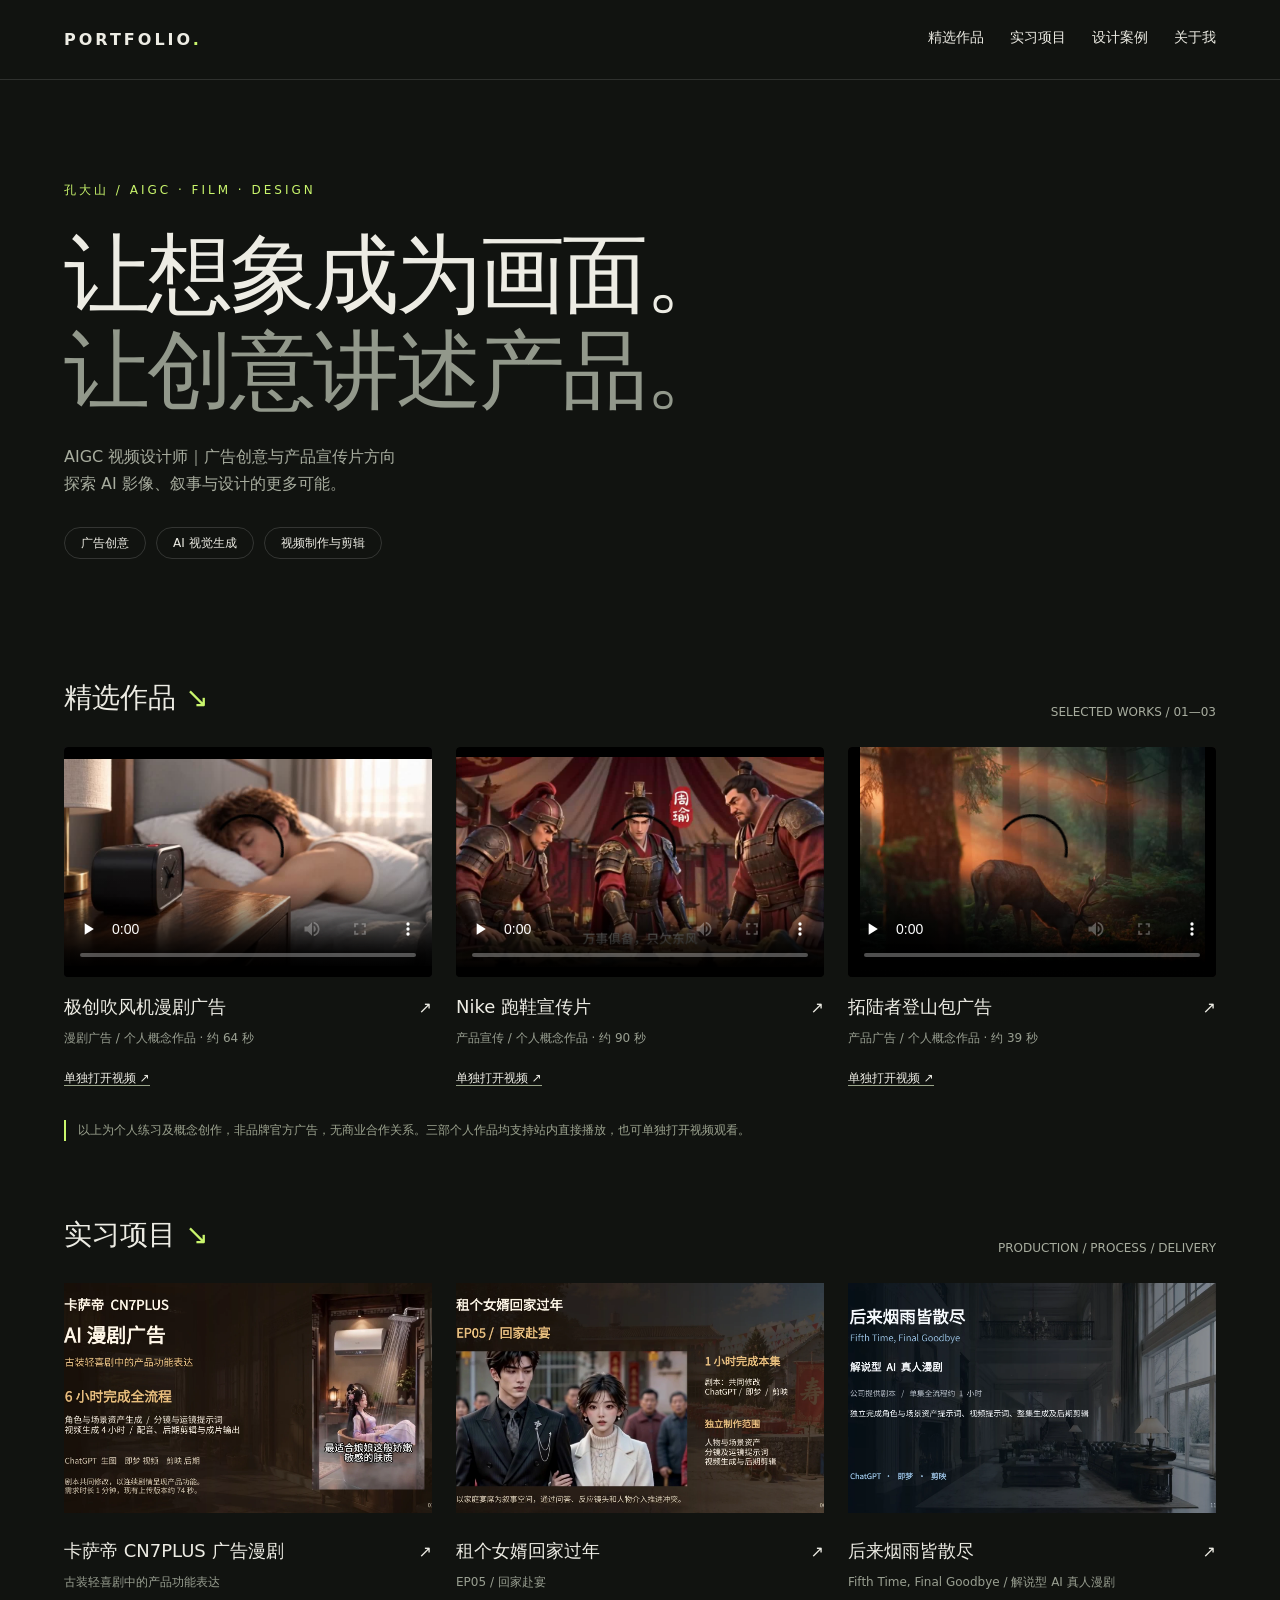
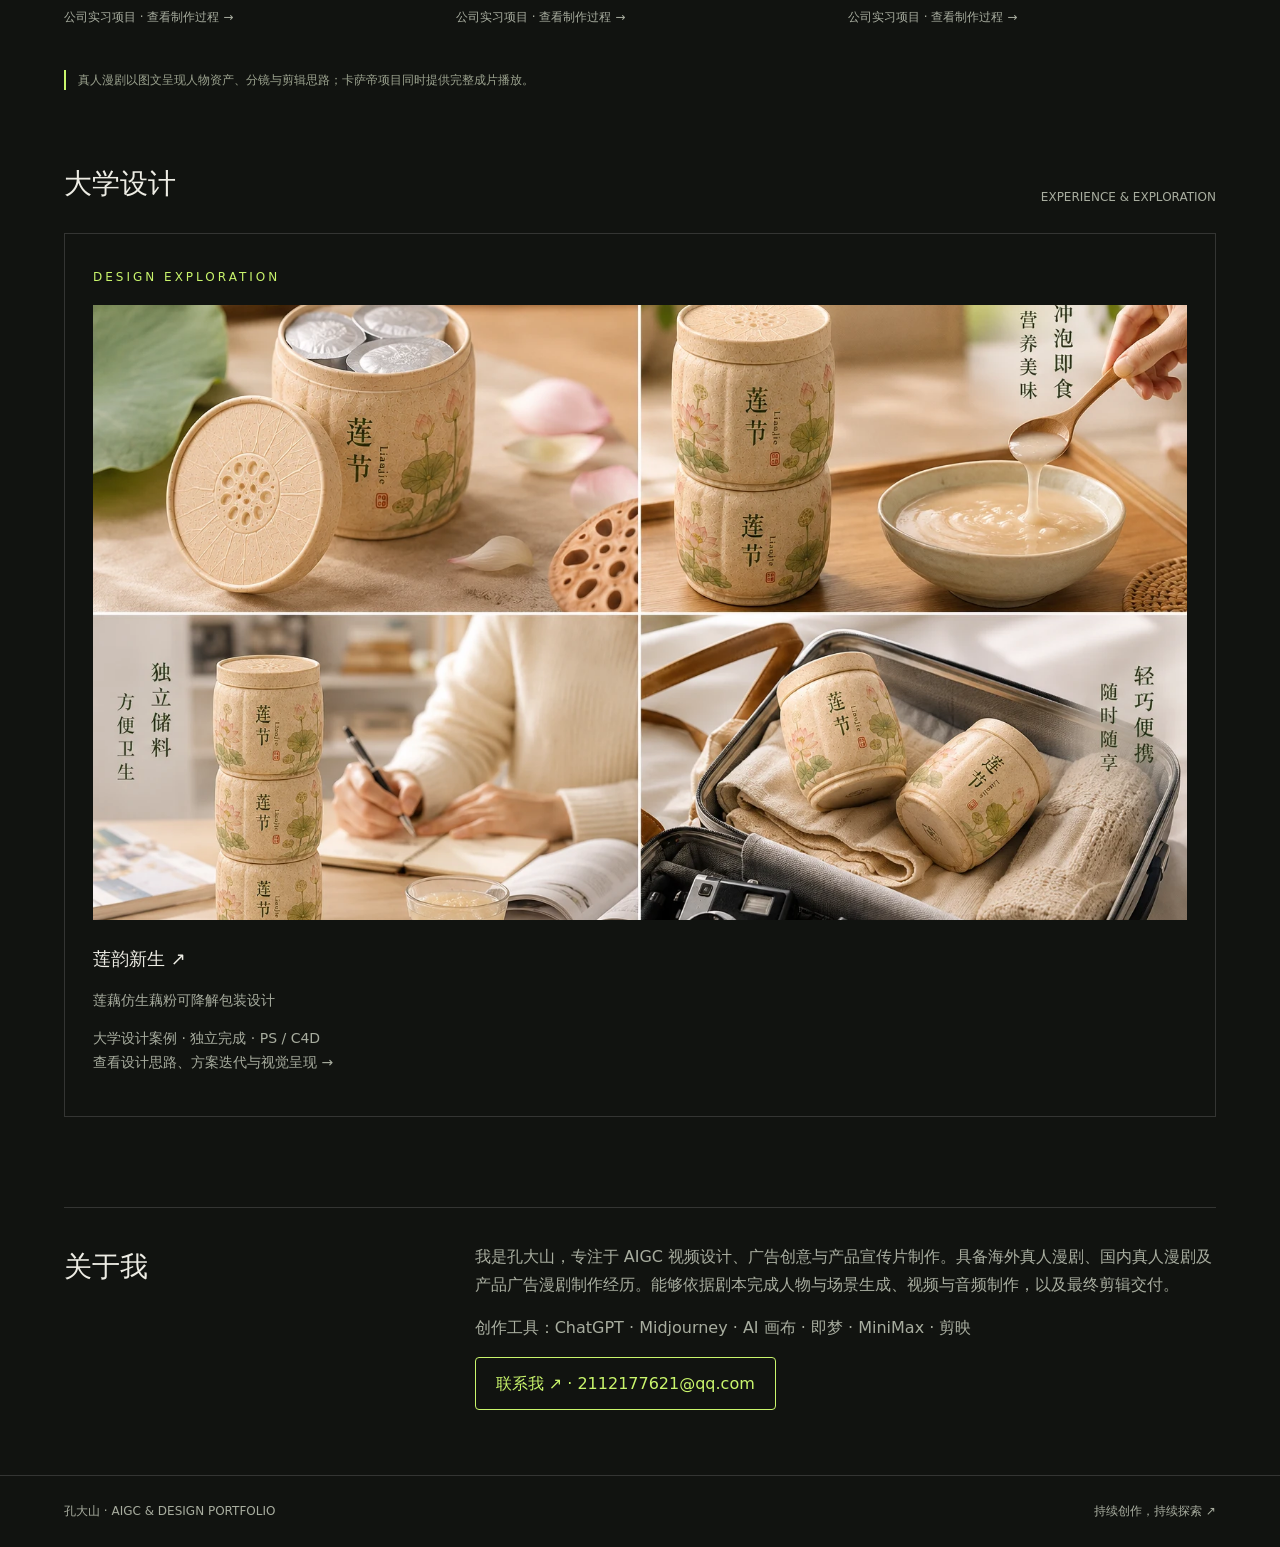
<file: index.html>
<!doctype html><html lang="zh-CN"><meta charset="utf-8"><meta name="viewport" content="width=device-width,initial-scale=1"><meta http-equiv="refresh" content="0;url=portfolio/"><title>孔大山作品集</title><link rel="canonical" href="portfolio/"><p><a href="portfolio/">进入孔大山的作品集 →</a></p></html>
</file>
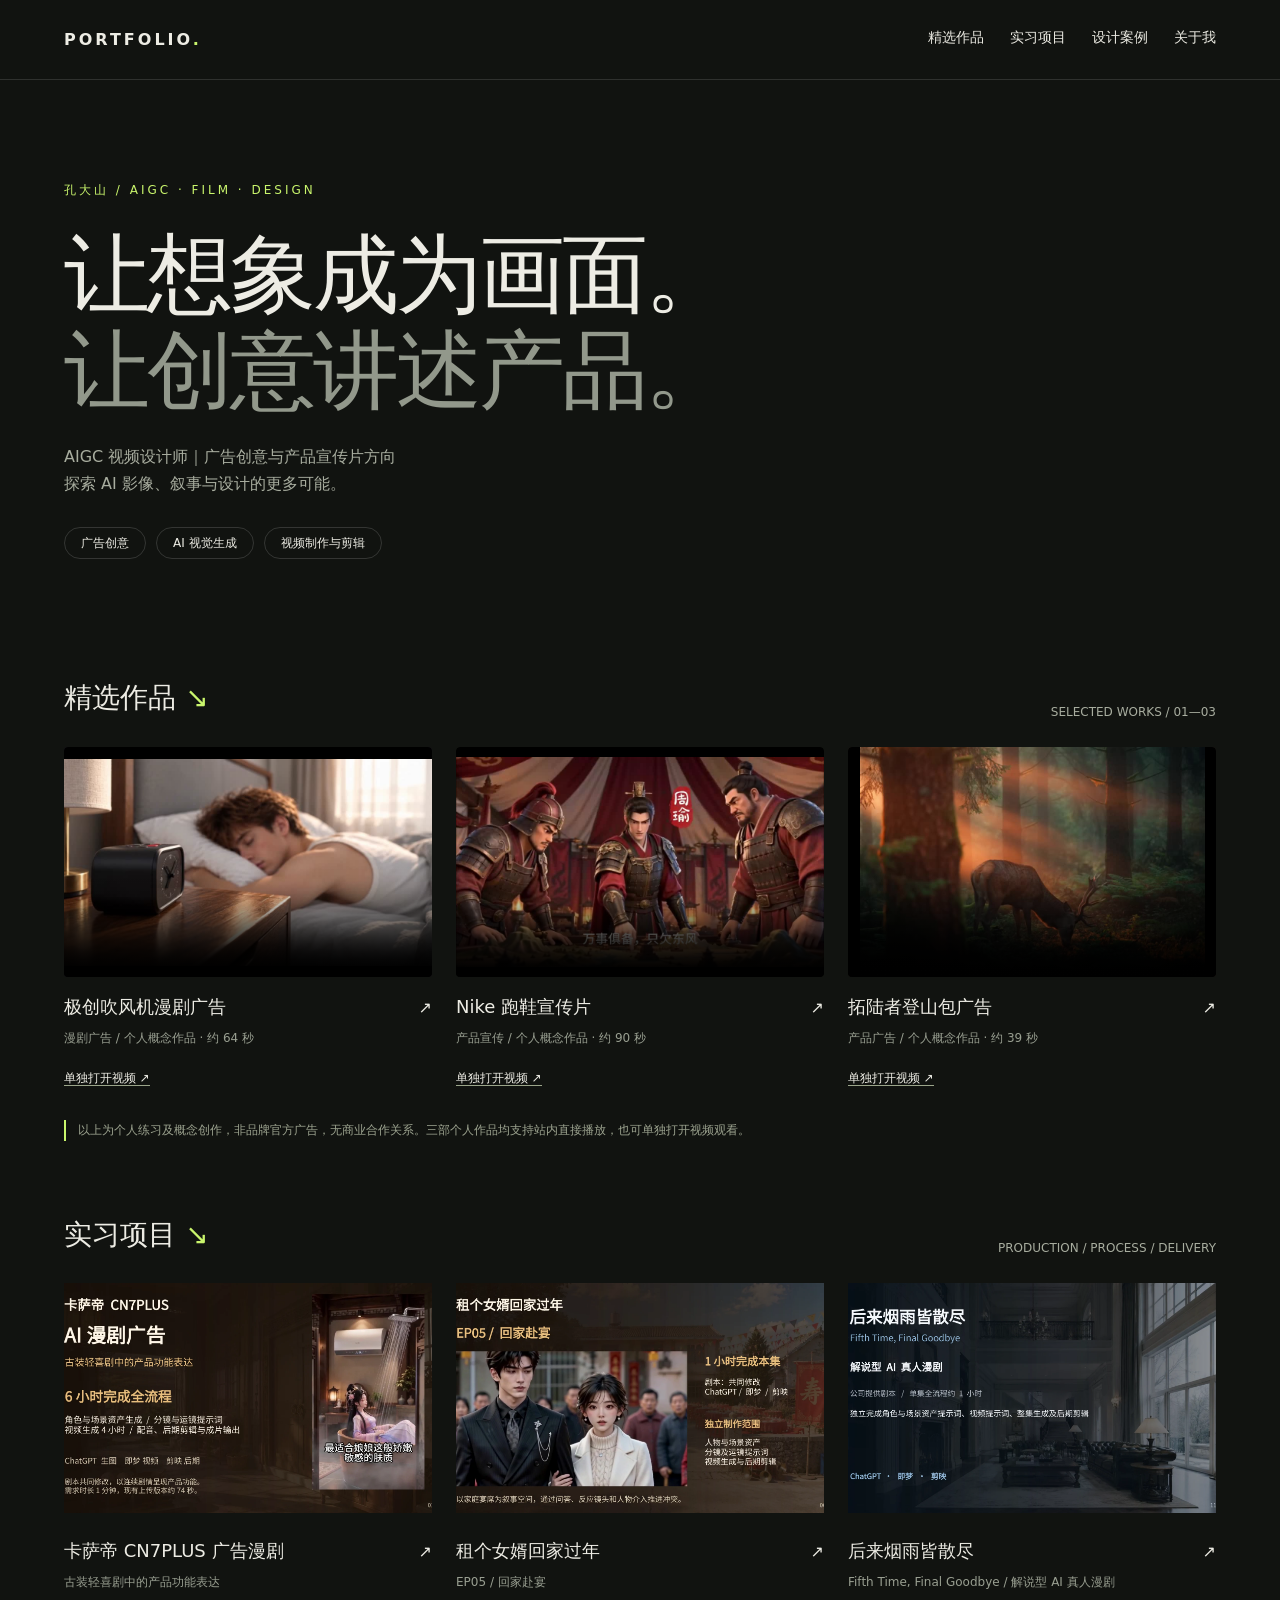
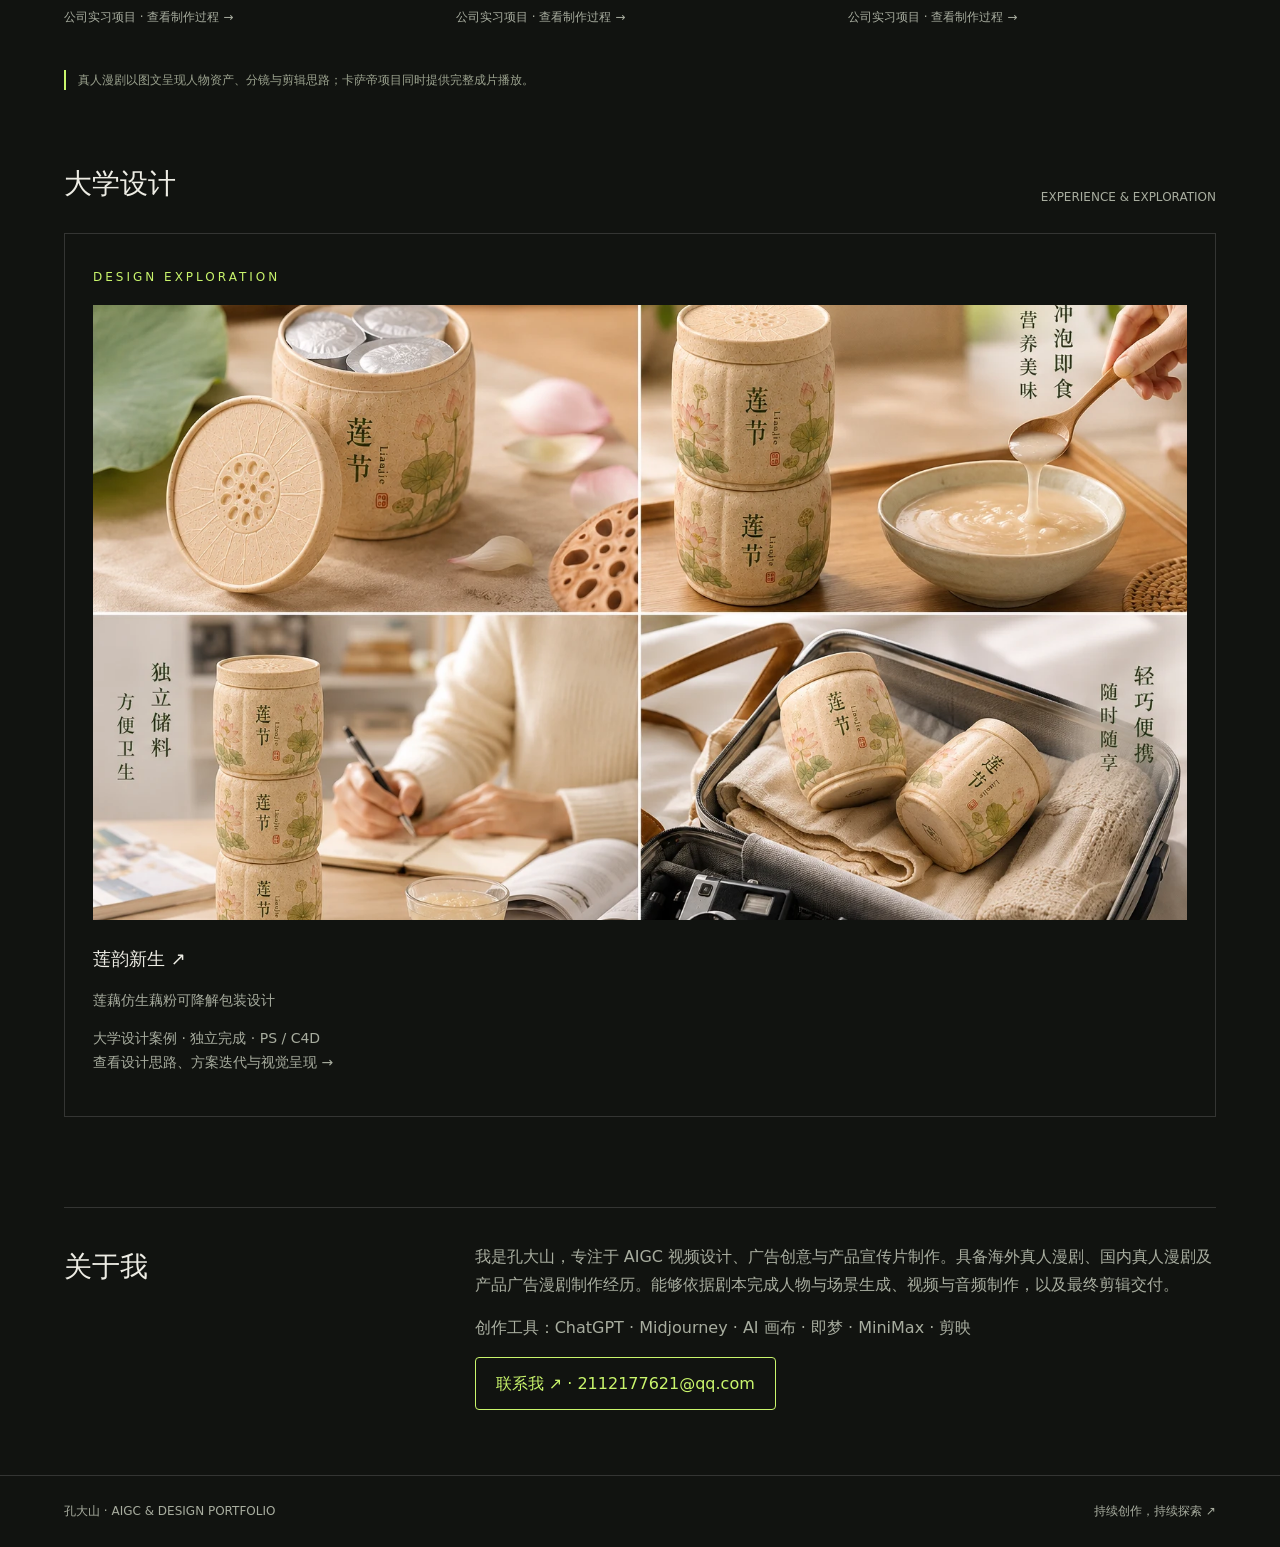
<file: portfolio/index.html>
<!doctype html>
<html lang="zh-CN">
<meta charset="utf-8"><meta name="description" content="孔大山的个人作品集，展示 AIGC 广告、真人漫剧及包装设计案例。"><meta name="viewport" content="width=device-width,initial-scale=1">
<link rel="icon" href="favicon.svg" type="image/svg+xml"><title>孔大山｜AIGC 视频与设计作品集</title>
<style>
*{box-sizing:border-box}html{scroll-behavior:smooth}body{margin:0;background:#111310;color:#edece4;font:16px/1.7 system-ui,sans-serif}a{color:inherit;text-decoration:none}header{max-width:1400px;margin:auto;padding:26px 5%;display:flex;justify-content:space-between;border-bottom:1px solid #ffffff20}nav{display:flex;gap:26px;font-size:14px}.mark{font-weight:800;letter-spacing:3px}.accent{color:#c9f56c}main{max-width:1400px;margin:auto;padding:0 5%}.hero{padding:100px 0 75px;position:relative}.eyebrow{font-size:12px;letter-spacing:3px;color:#c9f56c}h1{font-size:clamp(42px,6.7vw,92px);line-height:1.12;font-weight:500;letter-spacing:-3px;margin:25px 0}h1 span{color:#92988b}.intro{max-width:570px;color:#a8ad9f}.tags{display:flex;gap:10px;flex-wrap:wrap;margin-top:30px}.tags span{border:1px solid #ffffff25;border-radius:30px;padding:5px 16px;font-size:12px}.section-head{display:flex;justify-content:space-between;align-items:end;margin:40px 0 25px}h2{font-size:28px;font-weight:500;margin:0}.small{font-size:12px;color:#a8ad9f}.grid{display:grid;grid-template-columns:repeat(3,1fr);gap:24px}.art{aspect-ratio:4/3;border-radius:4px;position:relative;overflow:hidden;display:flex;align-items:center;justify-content:center;background:radial-gradient(ellipse at 60% 70%,#73517b,transparent 65%),#292030}.art.two{background:radial-gradient(ellipse at 60% 70%,#65743a,transparent 65%),#262d20}.art.three{background:radial-gradient(ellipse at 60% 70%,#a26b44,transparent 65%),#332921}.art:before{content:'';position:absolute;width:160px;height:160px;border:1px solid #ffffff30;transform:rotate(35deg);border-radius:35px}.art strong{font-size:40px;letter-spacing:7px;z-index:1;font-weight:400}.badge{position:absolute;top:16px;left:16px;font-size:11px;letter-spacing:2px}.placeholder{position:absolute;bottom:16px;left:16px;font-size:11px;color:#ddd}.art video{width:100%;height:100%;object-fit:contain;background:#000;position:absolute;z-index:3}.art video[hidden]{display:none}.title{display:flex;justify-content:space-between;align-items:center;margin-top:15px}h3{font-size:18px;font-weight:500;margin:0}.meta{font-size:12px;color:#999f91;margin:5px 0 15px}label{cursor:pointer;font-size:12px;border-bottom:1px solid #9ba58a;padding-bottom:3px}input{display:none}.notice{font-size:12px;color:#9ca38f;border-left:2px solid #c9f56c;padding-left:12px;margin:30px 0 70px}.pending{display:grid;grid-template-columns:1fr 1fr;gap:24px}.pending article{border:1px solid #ffffff25;padding:28px}.pending p{color:#a8ad9f;font-size:14px}.about{margin:90px 0 65px;padding-top:35px;border-top:1px solid #ffffff25;display:grid;grid-template-columns:1fr 2fr;gap:40px}.about p{color:#a8ad9f;margin-top:0}footer{padding:25px 5%;border-top:1px solid #ffffff25;display:flex;justify-content:space-between;font-size:12px;color:#a8ad9f}@media(max-width:760px){.hero{padding:65px 0 35px}.grid,.pending,.about{grid-template-columns:1fr}.grid{gap:40px}nav{gap:14px}h1{letter-spacing:-1px}.about{gap:20px}.section-head .small{display:none}}
</style><link rel="stylesheet" href="site.css">
<header><a class="mark" href="#">PORTFOLIO<span class="accent">.</span></a><nav><a href="#work">精选作品</a><a href="#internship">实习项目</a><a href="#more">设计案例</a><a href="#about">关于我</a></nav></header>
<main><section class="hero"><div class="eyebrow">孔大山 / AIGC · FILM · DESIGN</div><h1>让想象成为画面。<br><span>让创意讲述产品。</span></h1><p class="intro">AIGC 视频设计师｜广告创意与产品宣传片方向<br>探索 AI 影像、叙事与设计的更多可能。</p><div class="tags"><span>广告创意</span><span>AI 视觉生成</span><span>视频制作与剪辑</span></div></section>
<section id="work"><div class="section-head"><h2>精选作品 <span class="accent">↘</span></h2><span class="small">SELECTED WORKS / 01—03</span></div><div class="grid">
<article><div class="art" style="aspect-ratio:1920/1080"><video controls playsinline preload="none" poster="assets/jichuang-poster.jpg" aria-label="极创吹风机漫剧广告" style="position:absolute;inset:0;width:100%;height:100%;object-fit:contain"><source src="assets/jichuang.mp4" type="video/mp4">浏览器不支持视频播放，请<a href="assets/jichuang.mp4">打开视频文件</a>。</video></div><div class="title"><h3>极创吹风机漫剧广告</h3><span>↗</span></div><p class="meta">漫剧广告 / 个人概念作品 · 约 64 秒</p><a href="assets/jichuang.mp4" target="_blank" rel="noopener" style="font-size:12px;border-bottom:1px solid #9ba58a">单独打开视频 ↗</a></article>
<article><div class="art two" style="aspect-ratio:1884/1080"><video controls playsinline preload="none" poster="assets/nike-poster.jpg" aria-label="Nike 跑鞋宣传片" style="position:absolute;inset:0;width:100%;height:100%;object-fit:contain"><source src="assets/nike.mp4" type="video/mp4">浏览器不支持视频播放，请<a href="assets/nike.mp4">打开视频文件</a>。</video></div><div class="title"><h3>Nike 跑鞋宣传片</h3><span>↗</span></div><p class="meta">产品宣传 / 个人概念作品 · 约 90 秒</p><a href="assets/nike.mp4" target="_blank" rel="noopener" style="font-size:12px;border-bottom:1px solid #9ba58a">单独打开视频 ↗</a></article>
<article><div class="art three" style="aspect-ratio:3/2"><video controls playsinline preload="none" poster="assets/tuoluzhe-poster.jpg" aria-label="拓陆者登山包广告" style="position:absolute;inset:0;width:100%;height:100%;object-fit:contain"><source src="assets/tuoluzhe.mp4" type="video/mp4">浏览器不支持视频播放，请<a href="assets/tuoluzhe.mp4">打开视频文件</a>。</video></div><div class="title"><h3>拓陆者登山包广告</h3><span>↗</span></div><p class="meta">产品广告 / 个人概念作品 · 约 39 秒</p><a href="assets/tuoluzhe.mp4" target="_blank" rel="noopener" style="font-size:12px;border-bottom:1px solid #9ba58a">单独打开视频 ↗</a></article>
</div><p class="notice">以上为个人练习及概念创作，非品牌官方广告，无商业合作关系。三部个人作品均支持站内直接播放，也可单独打开视频观看。</p></section>
<section id="internship"><div class="section-head"><h2>实习项目 <span class="accent">↘</span></h2><span class="small">PRODUCTION / PROCESS / DELIVERY</span></div><div class="grid"><article><a href="casarte.html"><img loading="lazy" src="assets/intern-01.webp" alt="卡萨帝 CN7PLUS 广告漫剧案例封面" style="width:100%;aspect-ratio:16/10;object-fit:cover"><div class="title"><h3>卡萨帝 CN7PLUS 广告漫剧</h3><span>↗</span></div><p class="meta">古装轻喜剧中的产品功能表达</p><p class="small">公司实习项目 · 查看制作过程 →</p></a></article><article><a href="domestic.html"><img loading="lazy" src="assets/intern-06.webp" alt="租个女婿回家过年案例封面" style="width:100%;aspect-ratio:16/10;object-fit:cover"><div class="title"><h3>租个女婿回家过年</h3><span>↗</span></div><p class="meta">EP05 / 回家赴宴</p><p class="small">公司实习项目 · 查看制作过程 →</p></a></article><article><a href="overseas.html"><img loading="lazy" src="assets/intern-11.webp" alt="后来烟雨皆散尽案例封面" style="width:100%;aspect-ratio:16/10;object-fit:cover"><div class="title"><h3>后来烟雨皆散尽</h3><span>↗</span></div><p class="meta">Fifth Time, Final Goodbye / 解说型 AI 真人漫剧</p><p class="small">公司实习项目 · 查看制作过程 →</p></a></article></div><p class="notice">真人漫剧以图文呈现人物资产、分镜与剪辑思路；卡萨帝项目同时提供完整成片播放。</p></section><section id="more"><div class="section-head"><h2>大学设计</h2><span class="small">EXPERIENCE & EXPLORATION</span></div><div class="pending" style="grid-template-columns:1fr"><article><span class="eyebrow">DESIGN EXPLORATION</span><a href="lotus.html"><img src="assets/lotus-53.webp" alt="莲韵新生包装使用场景效果图" style="width:100%;aspect-ratio:16/9;object-fit:cover;margin:16px 0" loading="lazy"><h3>莲韵新生 ↗</h3><p>莲藕仿生藕粉可降解包装设计</p><p>大学设计案例 · 独立完成 · PS / C4D<br>查看设计思路、方案迭代与视觉呈现 →</p></a></article></div></section>
<section class="about" id="about"><h2>关于我</h2><div><p>我是孔大山，专注于 AIGC 视频设计、广告创意与产品宣传片制作。具备海外真人漫剧、国内真人漫剧及产品广告漫剧制作经历。能够依据剧本完成人物与场景生成、视频与音频制作，以及最终剪辑交付。</p><p>创作工具：ChatGPT · Midjourney · AI 画布 · 即梦 · MiniMax · 剪映</p><a href="mailto:2112177621@qq.com" style="display:inline-block;padding:12px 20px;border:1px solid #c9f56c;border-radius:4px;color:#c9f56c" aria-label="发送邮件给孔大山">联系我 ↗ · 2112177621@qq.com</a></div></section></main>
<footer><span>孔大山 · AIGC & DESIGN PORTFOLIO</span><span>持续创作，持续探索 ↗</span></footer>

</html>
</file>
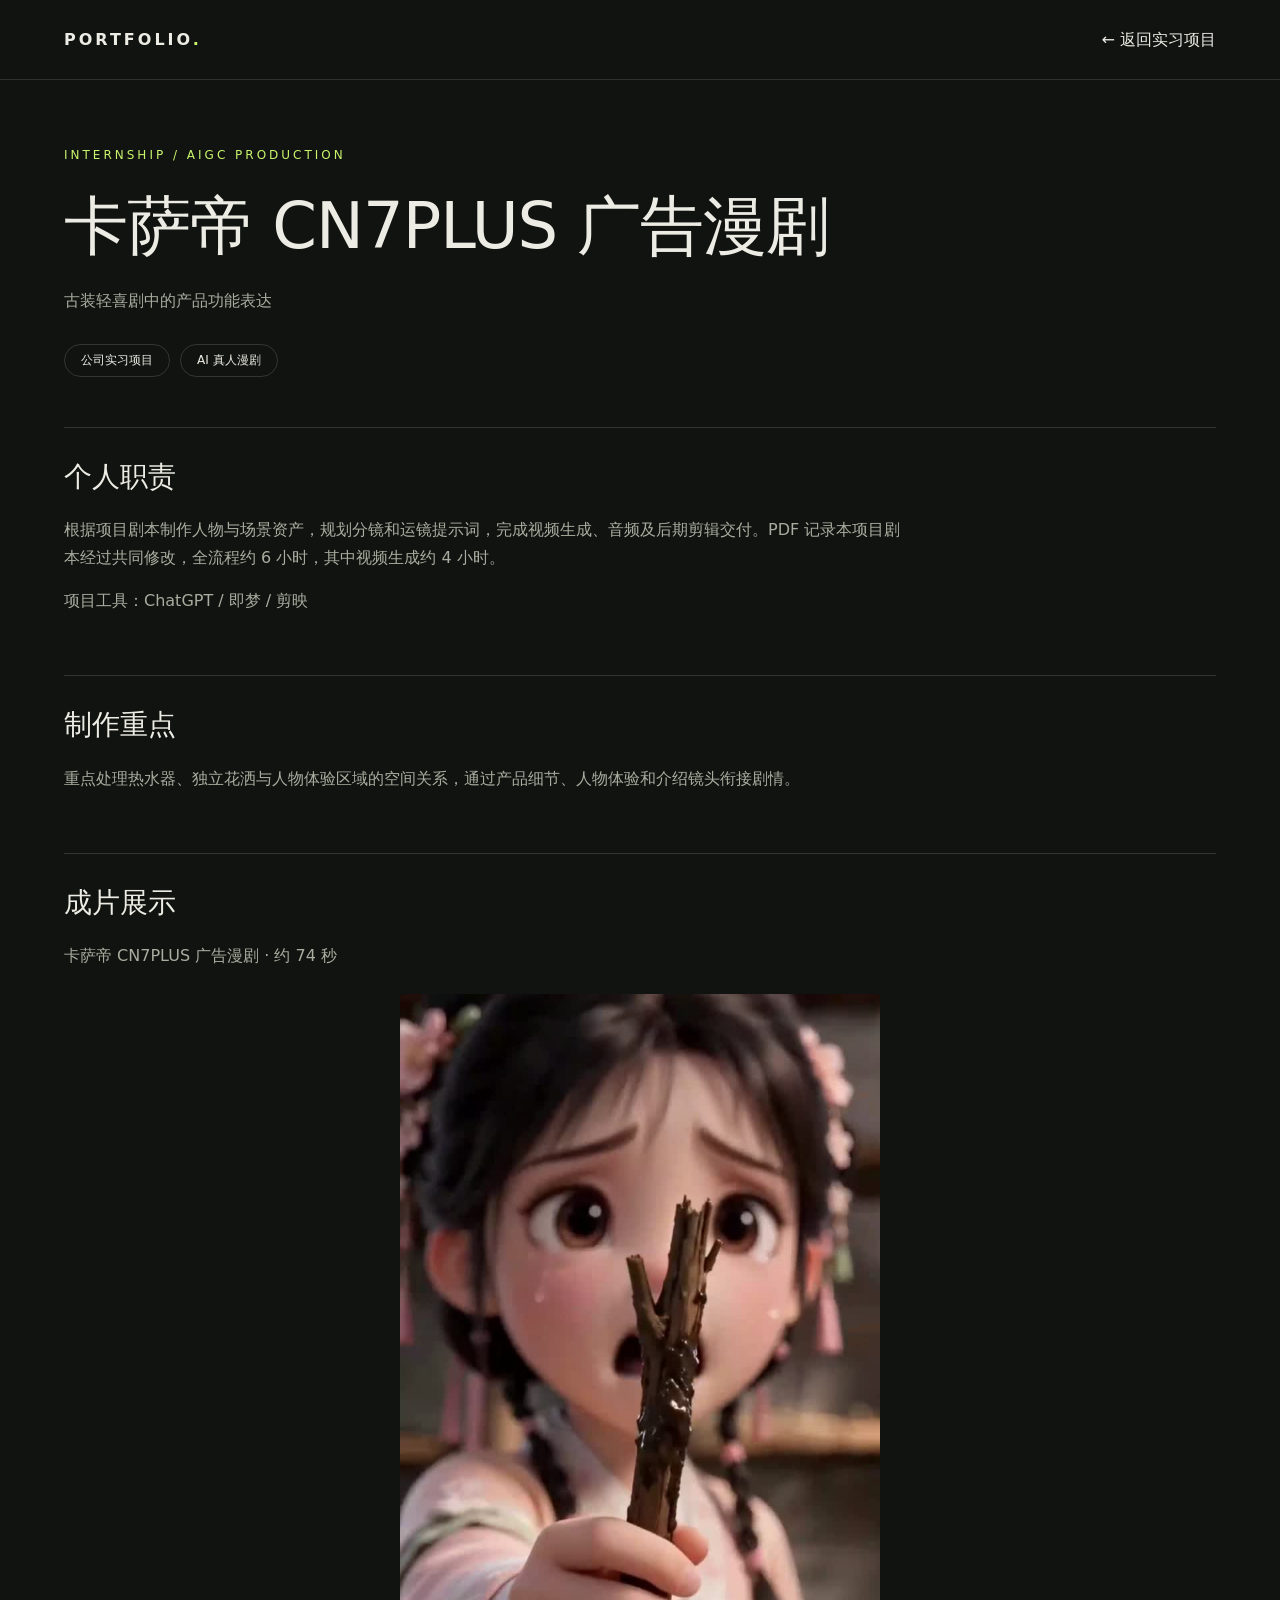
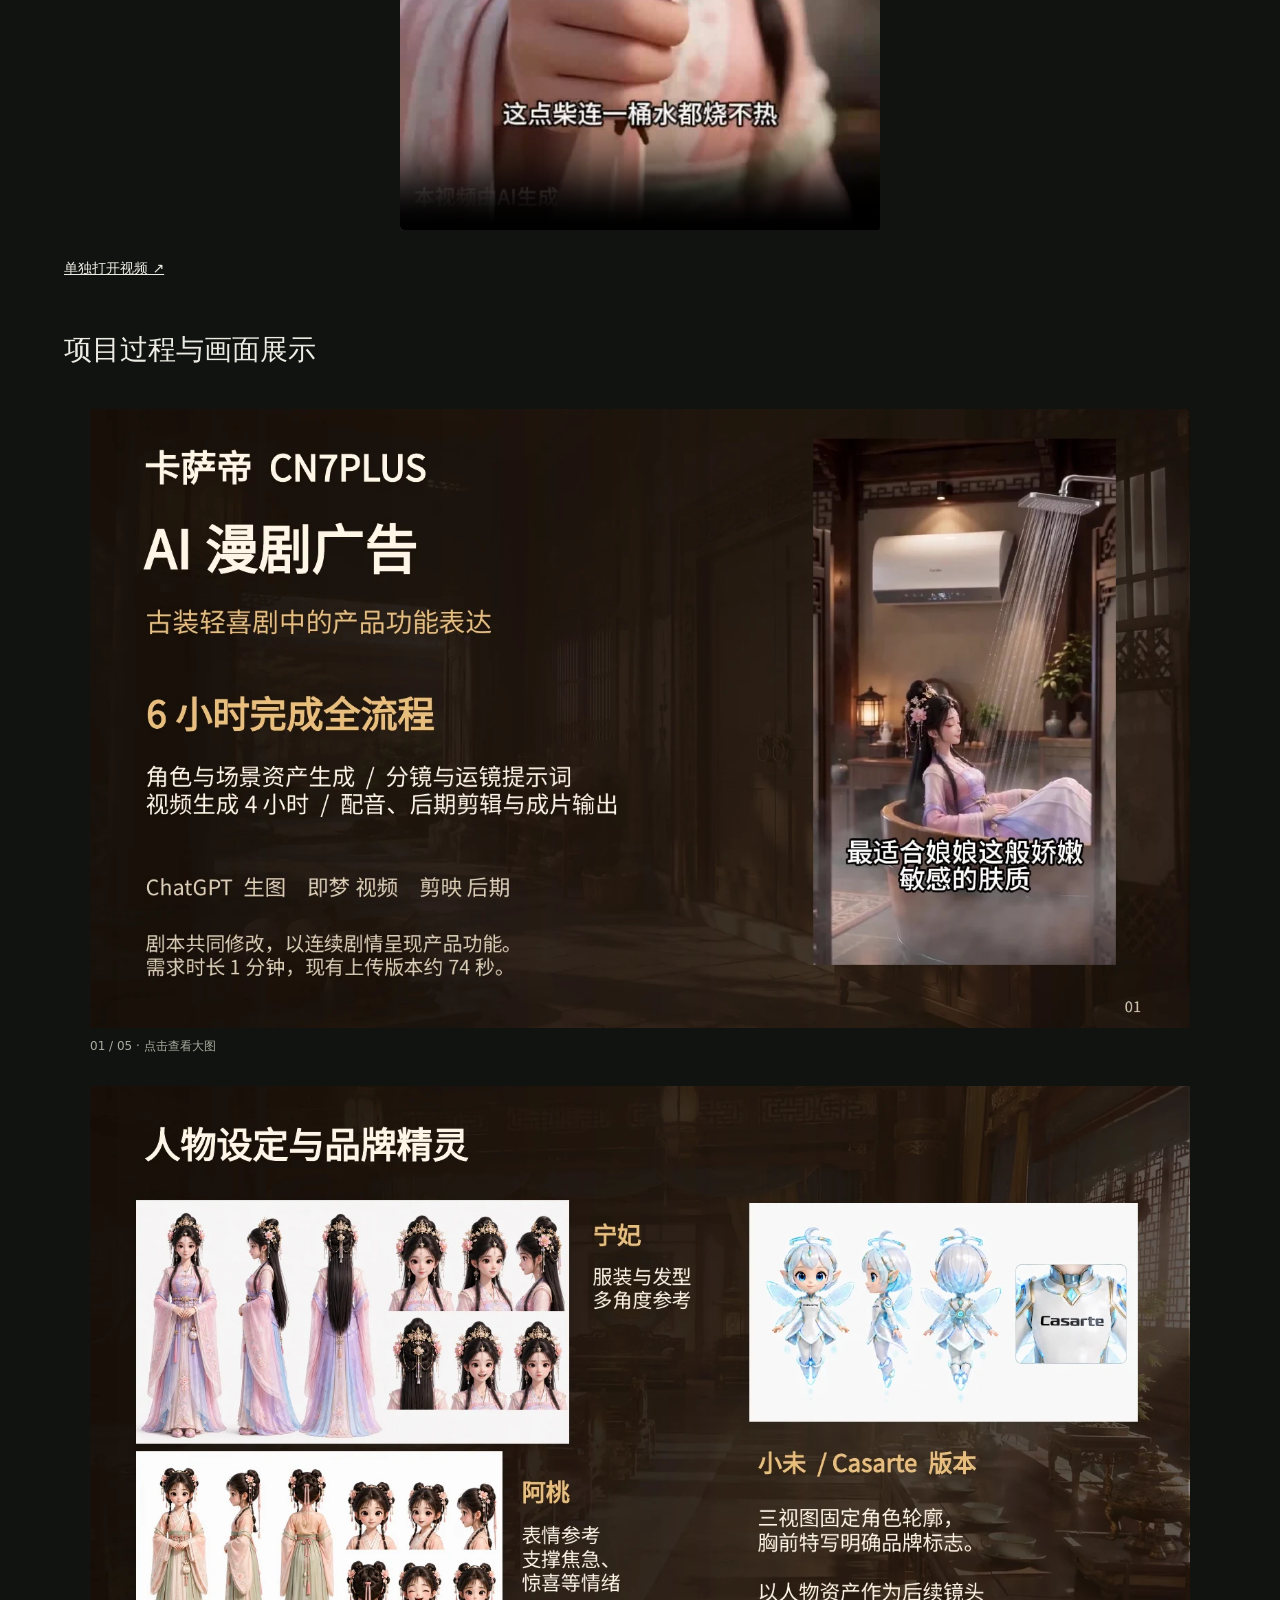
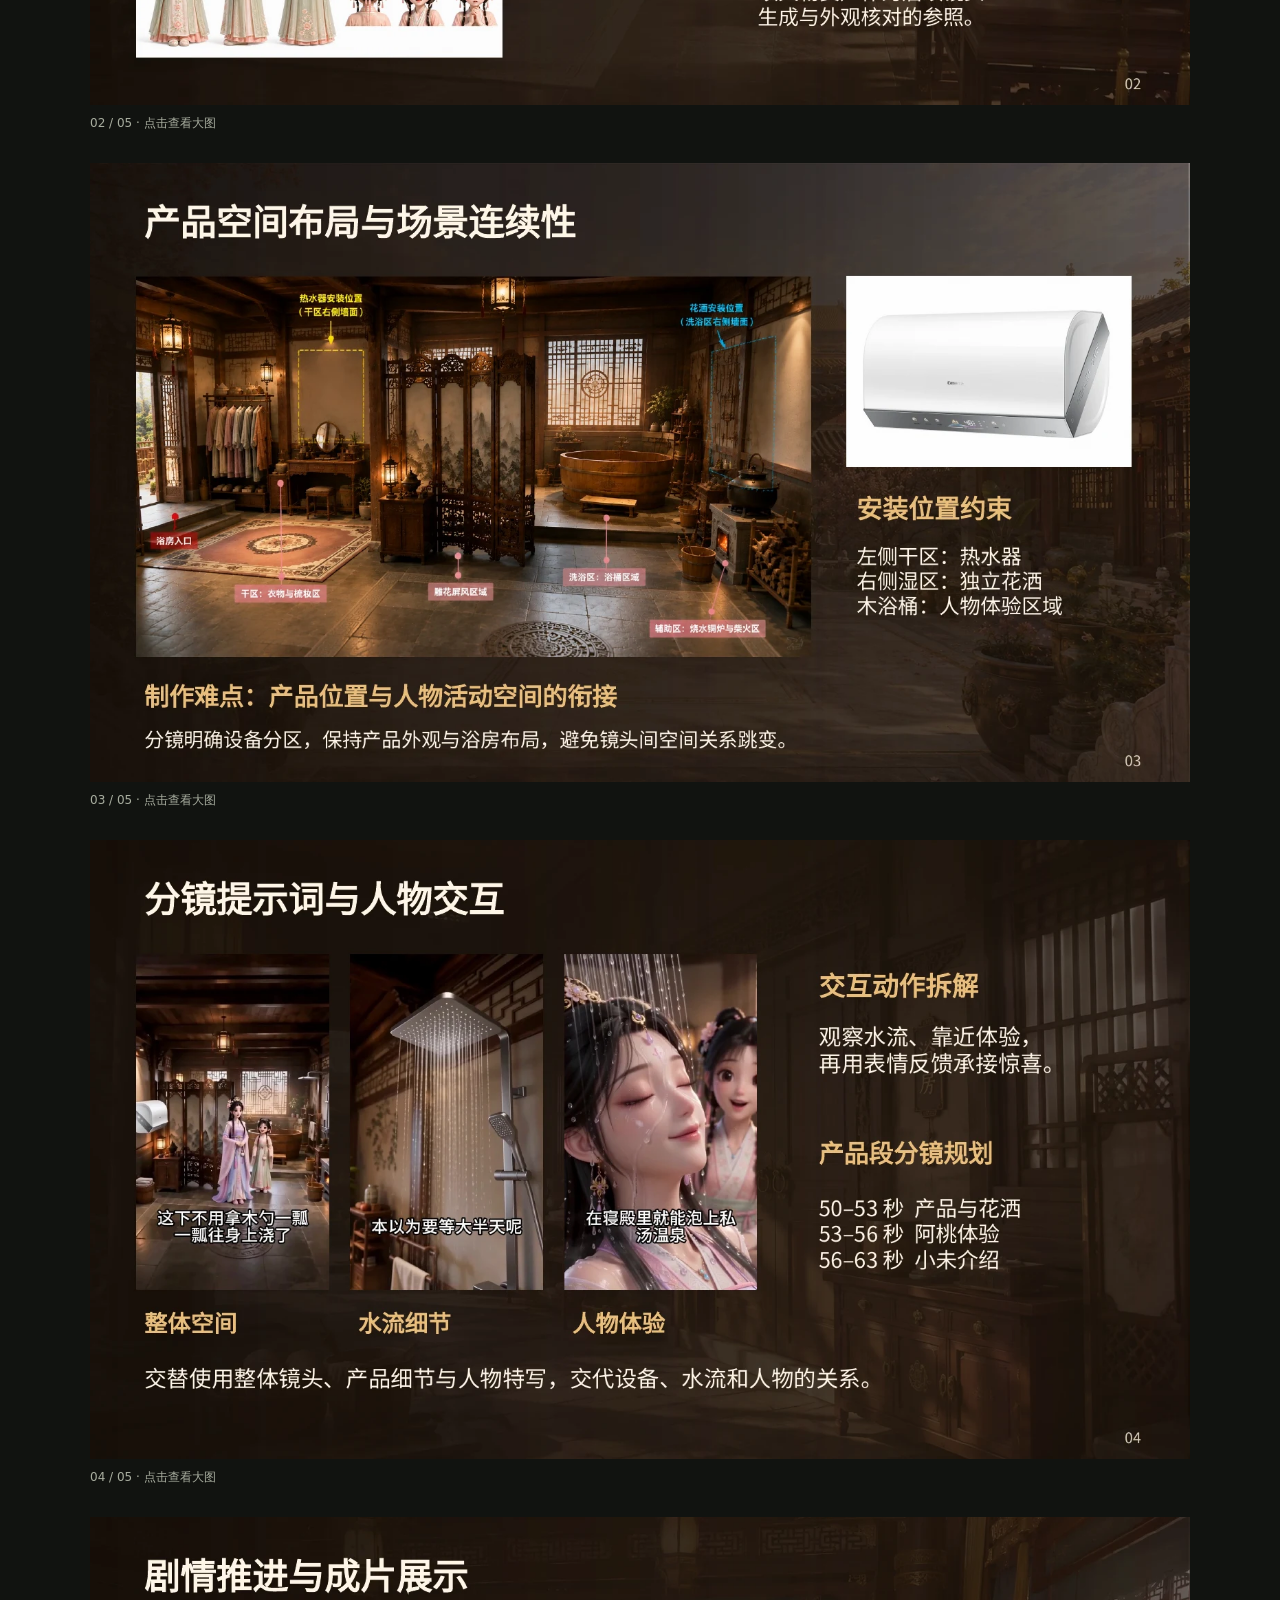
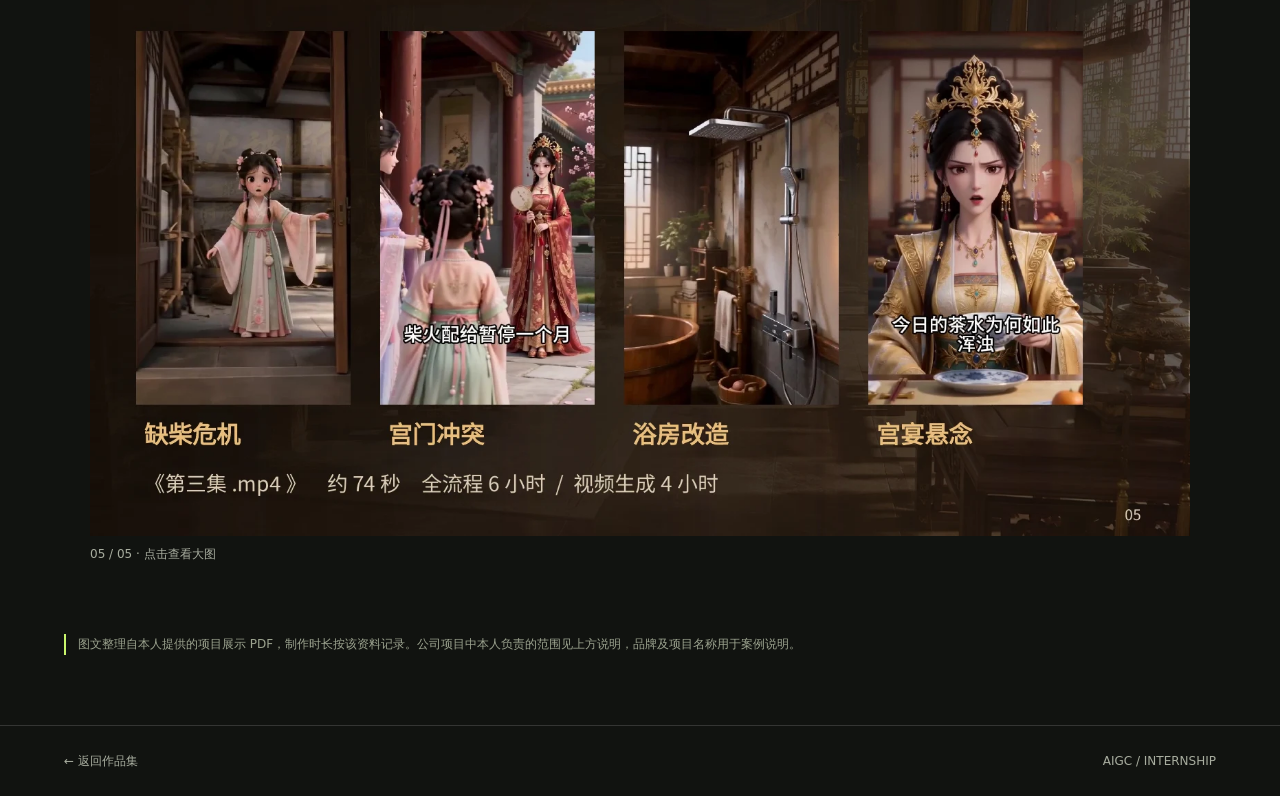
<file: portfolio/casarte.html>
<!doctype html><html lang="zh-CN"><meta charset="utf-8"><meta name="description" content="孔大山的个人作品集，展示 AIGC 广告、真人漫剧及包装设计案例。"><meta name="viewport" content="width=device-width,initial-scale=1"><link rel="icon" href="favicon.svg" type="image/svg+xml"><title>卡萨帝 CN7PLUS 广告漫剧 · 孔大山作品集</title><style>
*{box-sizing:border-box}html{scroll-behavior:smooth}body{margin:0;background:#111310;color:#edece4;font:16px/1.7 system-ui,sans-serif}a{color:inherit;text-decoration:none}header{max-width:1400px;margin:auto;padding:26px 5%;display:flex;justify-content:space-between;border-bottom:1px solid #ffffff20}nav{display:flex;gap:26px;font-size:14px}.mark{font-weight:800;letter-spacing:3px}.accent{color:#c9f56c}main{max-width:1400px;margin:auto;padding:0 5%}.hero{padding:100px 0 75px;position:relative}.eyebrow{font-size:12px;letter-spacing:3px;color:#c9f56c}h1{font-size:clamp(42px,6.7vw,92px);line-height:1.12;font-weight:500;letter-spacing:-3px;margin:25px 0}h1 span{color:#92988b}.intro{max-width:570px;color:#a8ad9f}.tags{display:flex;gap:10px;flex-wrap:wrap;margin-top:30px}.tags span{border:1px solid #ffffff25;border-radius:30px;padding:5px 16px;font-size:12px}.section-head{display:flex;justify-content:space-between;align-items:end;margin:40px 0 25px}h2{font-size:28px;font-weight:500;margin:0}.small{font-size:12px;color:#a8ad9f}.grid{display:grid;grid-template-columns:repeat(3,1fr);gap:24px}.art{aspect-ratio:4/3;border-radius:4px;position:relative;overflow:hidden;display:flex;align-items:center;justify-content:center;background:radial-gradient(ellipse at 60% 70%,#73517b,transparent 65%),#292030}.art.two{background:radial-gradient(ellipse at 60% 70%,#65743a,transparent 65%),#262d20}.art.three{background:radial-gradient(ellipse at 60% 70%,#a26b44,transparent 65%),#332921}.art:before{content:'';position:absolute;width:160px;height:160px;border:1px solid #ffffff30;transform:rotate(35deg);border-radius:35px}.art strong{font-size:40px;letter-spacing:7px;z-index:1;font-weight:400}.badge{position:absolute;top:16px;left:16px;font-size:11px;letter-spacing:2px}.placeholder{position:absolute;bottom:16px;left:16px;font-size:11px;color:#ddd}.art video{width:100%;height:100%;object-fit:contain;background:#000;position:absolute;z-index:3}.art video[hidden]{display:none}.title{display:flex;justify-content:space-between;align-items:center;margin-top:15px}h3{font-size:18px;font-weight:500;margin:0}.meta{font-size:12px;color:#999f91;margin:5px 0 15px}label{cursor:pointer;font-size:12px;border-bottom:1px solid #9ba58a;padding-bottom:3px}input{display:none}.notice{font-size:12px;color:#9ca38f;border-left:2px solid #c9f56c;padding-left:12px;margin:30px 0 70px}.pending{display:grid;grid-template-columns:1fr 1fr;gap:24px}.pending article{border:1px solid #ffffff25;padding:28px}.pending p{color:#a8ad9f;font-size:14px}.about{margin:90px 0 65px;padding-top:35px;border-top:1px solid #ffffff25;display:grid;grid-template-columns:1fr 2fr;gap:40px}.about p{color:#a8ad9f;margin-top:0}footer{padding:25px 5%;border-top:1px solid #ffffff25;display:flex;justify-content:space-between;font-size:12px;color:#a8ad9f}@media(max-width:760px){.hero{padding:65px 0 35px}.grid,.pending,.about{grid-template-columns:1fr}.grid{gap:40px}nav{gap:14px}h1{letter-spacing:-1px}.about{gap:20px}.section-head .small{display:none}}
 .project{padding:65px 0 30px}.project h1{font-size:clamp(36px,5vw,68px);letter-spacing:-1px}.panel{border-top:1px solid #ffffff25;padding:25px 0;margin:20px 0}.panel p{max-width:850px;color:#a8ad9f}.pages{display:grid;gap:30px;margin:35px auto 70px;max-width:1100px}.pages figure{margin:0}.pages img{display:block;width:100%;background:#fff}.pages figcaption{font-size:12px;color:#a8ad9f;margin-top:8px}</style><link rel="stylesheet" href="site.css"><header><a class="mark" href="index.html">PORTFOLIO<span class="accent">.</span></a><a href="index.html#internship">← 返回实习项目</a></header><main><section class="project"><div class="eyebrow">INTERNSHIP / AIGC PRODUCTION</div><h1>卡萨帝 CN7PLUS 广告漫剧</h1><p class="intro">古装轻喜剧中的产品功能表达</p><div class="tags"><span>公司实习项目</span><span>AI 真人漫剧</span></div></section><section class="panel"><h2>个人职责</h2><p>根据项目剧本制作人物与场景资产，规划分镜和运镜提示词，完成视频生成、音频及后期剪辑交付。PDF 记录本项目剧本经过共同修改，全流程约 6 小时，其中视频生成约 4 小时。</p><p>项目工具：ChatGPT / 即梦 / 剪映</p></section><section class="panel"><h2>制作重点</h2><p>重点处理热水器、独立花洒与人物体验区域的空间关系，通过产品细节、人物体验和介绍镜头衔接剧情。</p></section><section class="panel"><h2>成片展示</h2><p>卡萨帝 CN7PLUS 广告漫剧 · 约 74 秒</p><video controls playsinline preload="none" poster="assets/casarte-poster.jpg" aria-label="卡萨帝 CN7PLUS 广告漫剧完整成片" style="display:block;width:100%;max-width:480px;aspect-ratio:1080/1882;margin:24px auto;background:#000;object-fit:contain;border-radius:4px"><source src="assets/casarte.mp4" type="video/mp4">浏览器不支持视频播放，请<a href="assets/casarte.mp4">打开视频文件</a>。</video><a href="assets/casarte.mp4" target="_blank" rel="noopener" style="font-size:14px;text-decoration:underline">单独打开视频 ↗</a></section><section><h2>项目过程与画面展示</h2><div class="pages"><figure><a href="assets/intern-01.webp" target="_blank" rel="noopener"><img loading="lazy" src="assets/intern-01.webp" alt="卡萨帝 CN7PLUS 广告漫剧项目展示，第1页"></a><figcaption>01 / 05 · 点击查看大图</figcaption></figure><figure><a href="assets/intern-02.webp" target="_blank" rel="noopener"><img loading="lazy" src="assets/intern-02.webp" alt="卡萨帝 CN7PLUS 广告漫剧项目展示，第2页"></a><figcaption>02 / 05 · 点击查看大图</figcaption></figure><figure><a href="assets/intern-03.webp" target="_blank" rel="noopener"><img loading="lazy" src="assets/intern-03.webp" alt="卡萨帝 CN7PLUS 广告漫剧项目展示，第3页"></a><figcaption>03 / 05 · 点击查看大图</figcaption></figure><figure><a href="assets/intern-04.webp" target="_blank" rel="noopener"><img loading="lazy" src="assets/intern-04.webp" alt="卡萨帝 CN7PLUS 广告漫剧项目展示，第4页"></a><figcaption>04 / 05 · 点击查看大图</figcaption></figure><figure><a href="assets/intern-05.webp" target="_blank" rel="noopener"><img loading="lazy" src="assets/intern-05.webp" alt="卡萨帝 CN7PLUS 广告漫剧项目展示，第5页"></a><figcaption>05 / 05 · 点击查看大图</figcaption></figure></div></section><p class="notice">图文整理自本人提供的项目展示 PDF，制作时长按该资料记录。公司项目中本人负责的范围见上方说明，品牌及项目名称用于案例说明。</p></main><footer><a href="index.html#internship">← 返回作品集</a><span>AIGC / INTERNSHIP</span></footer></html>
</file>
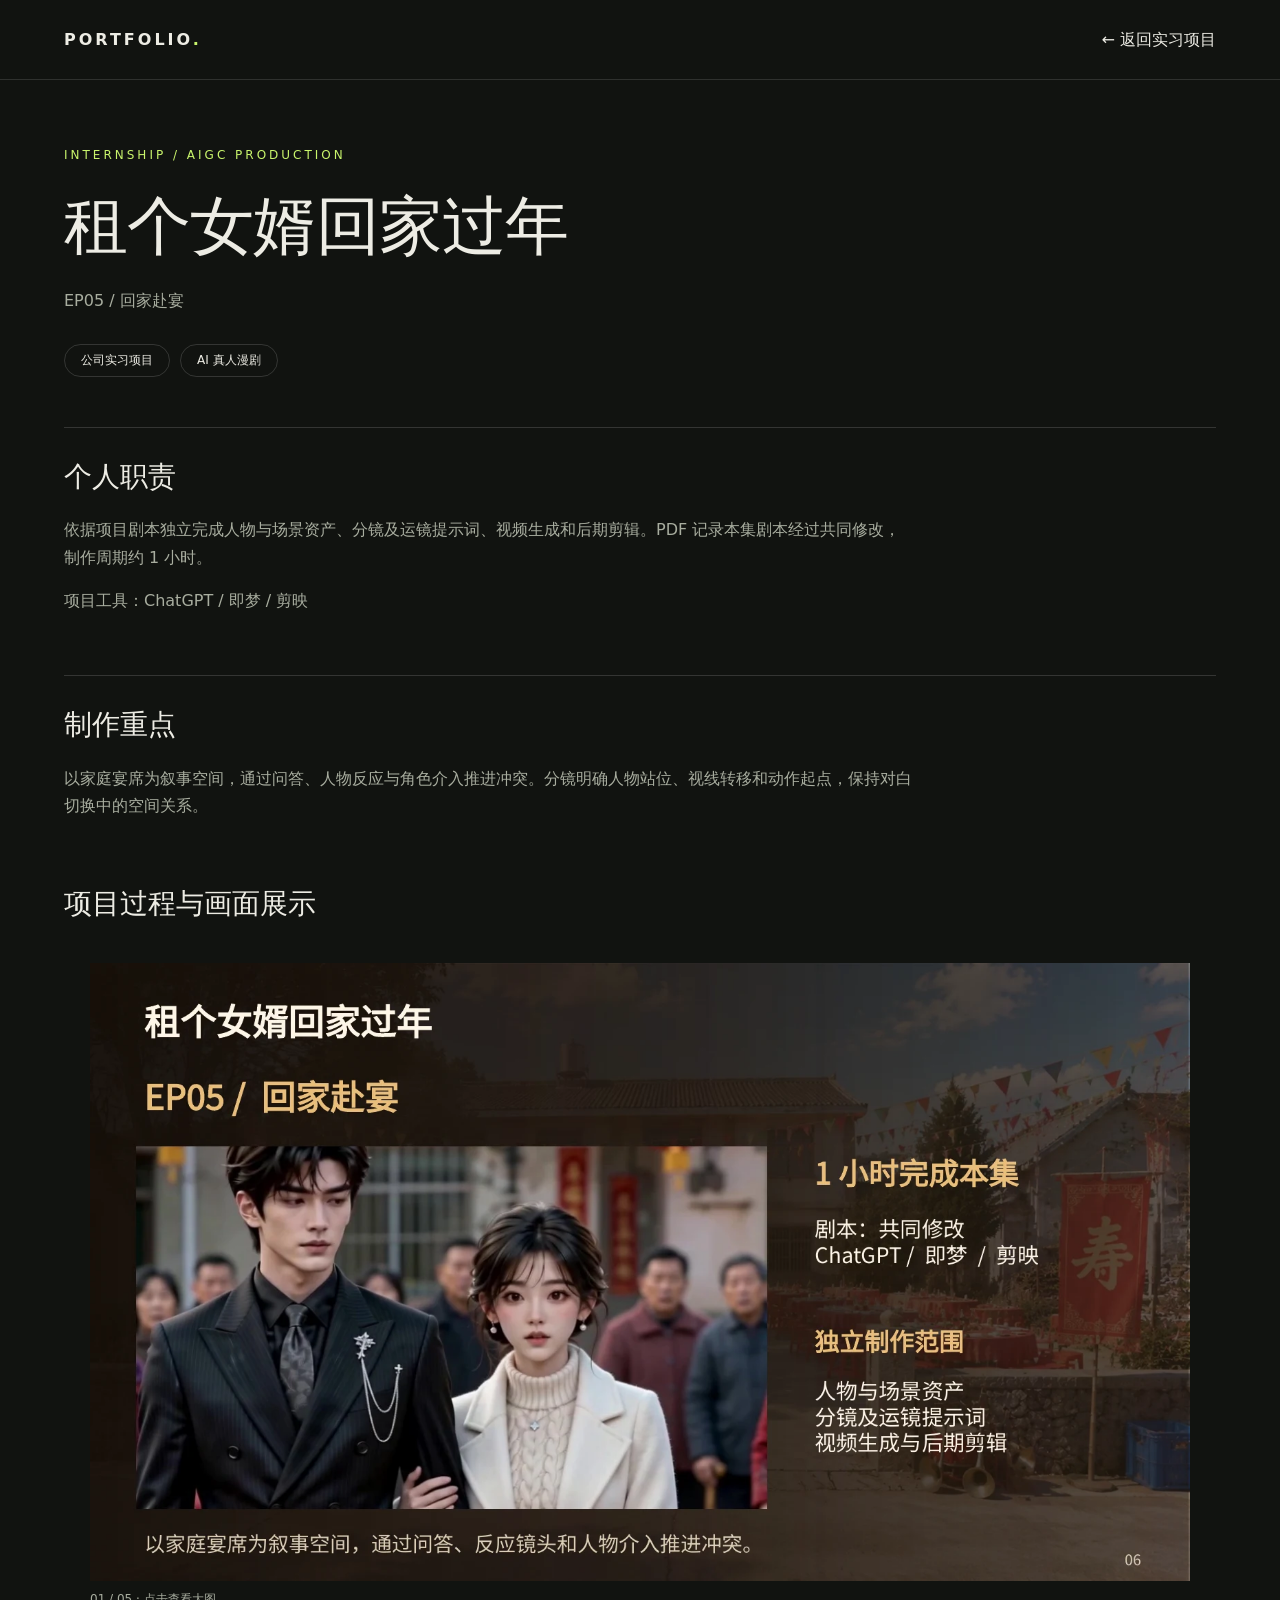
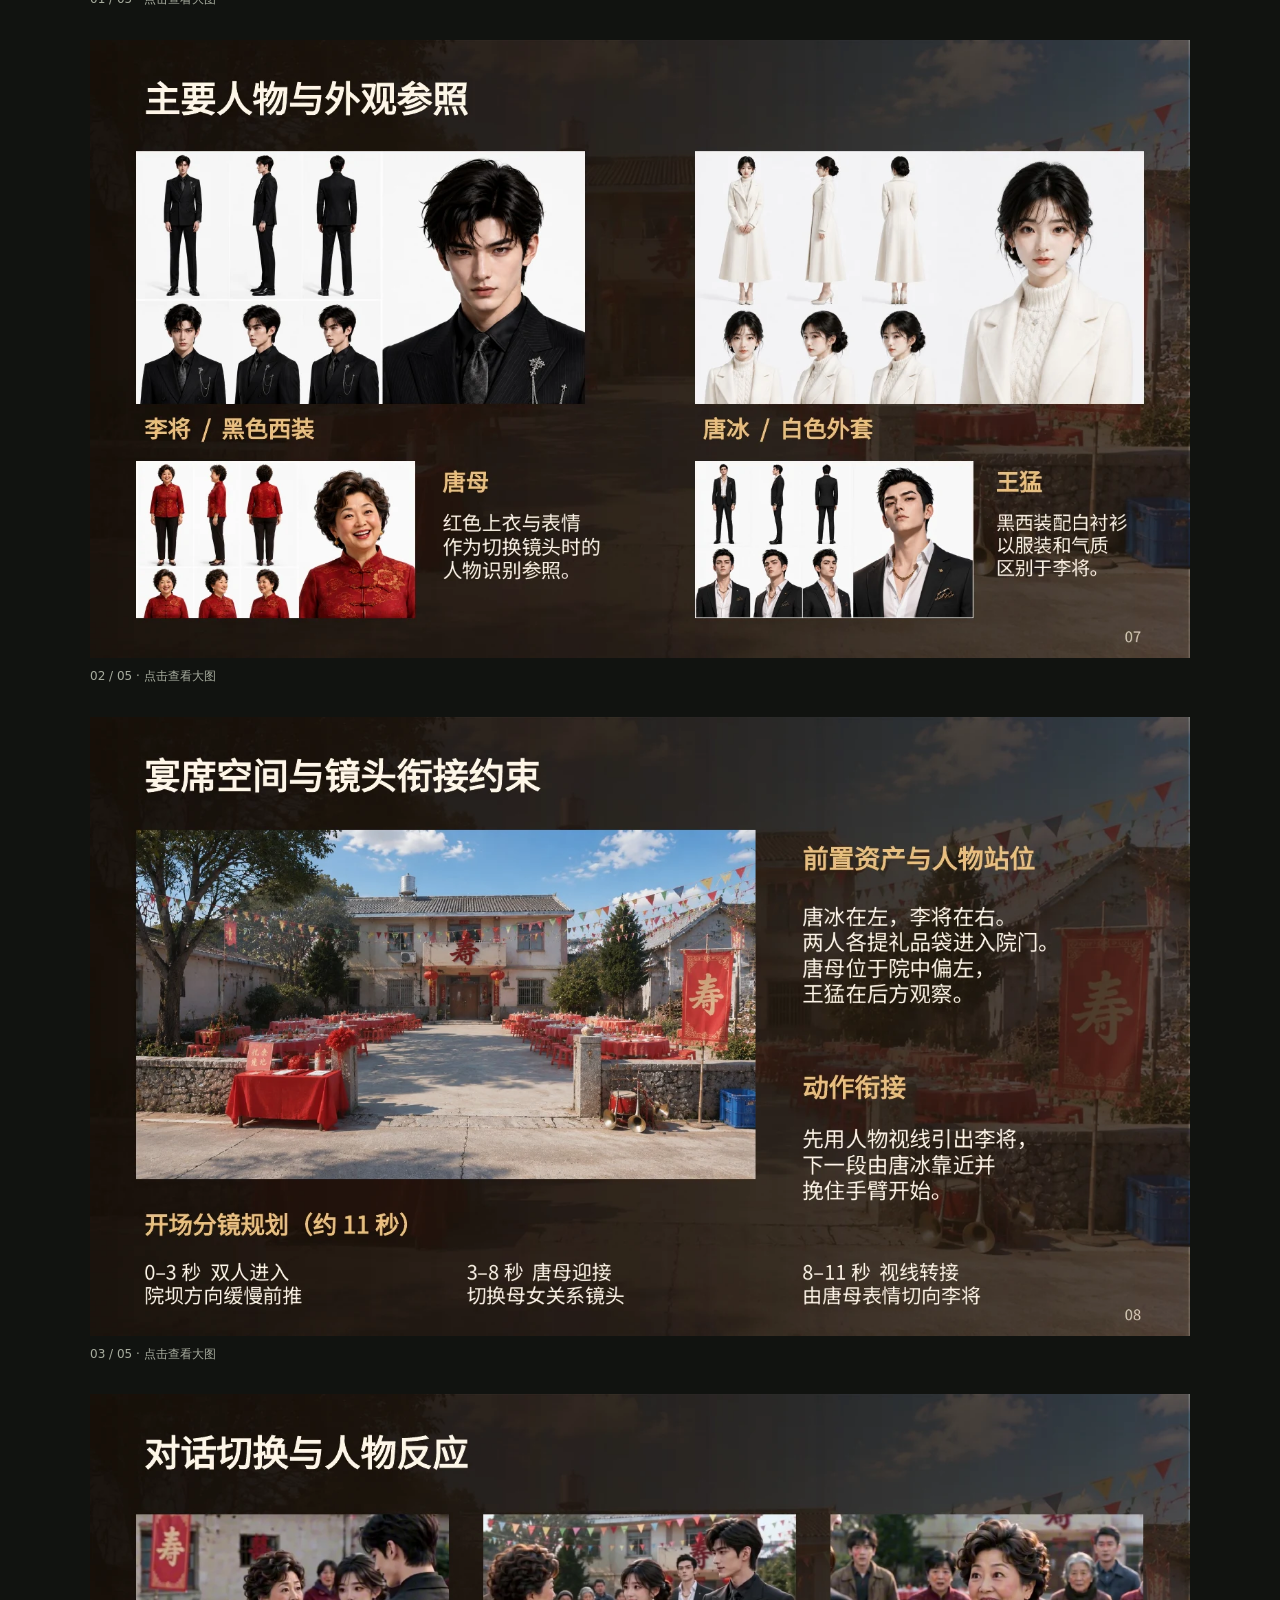
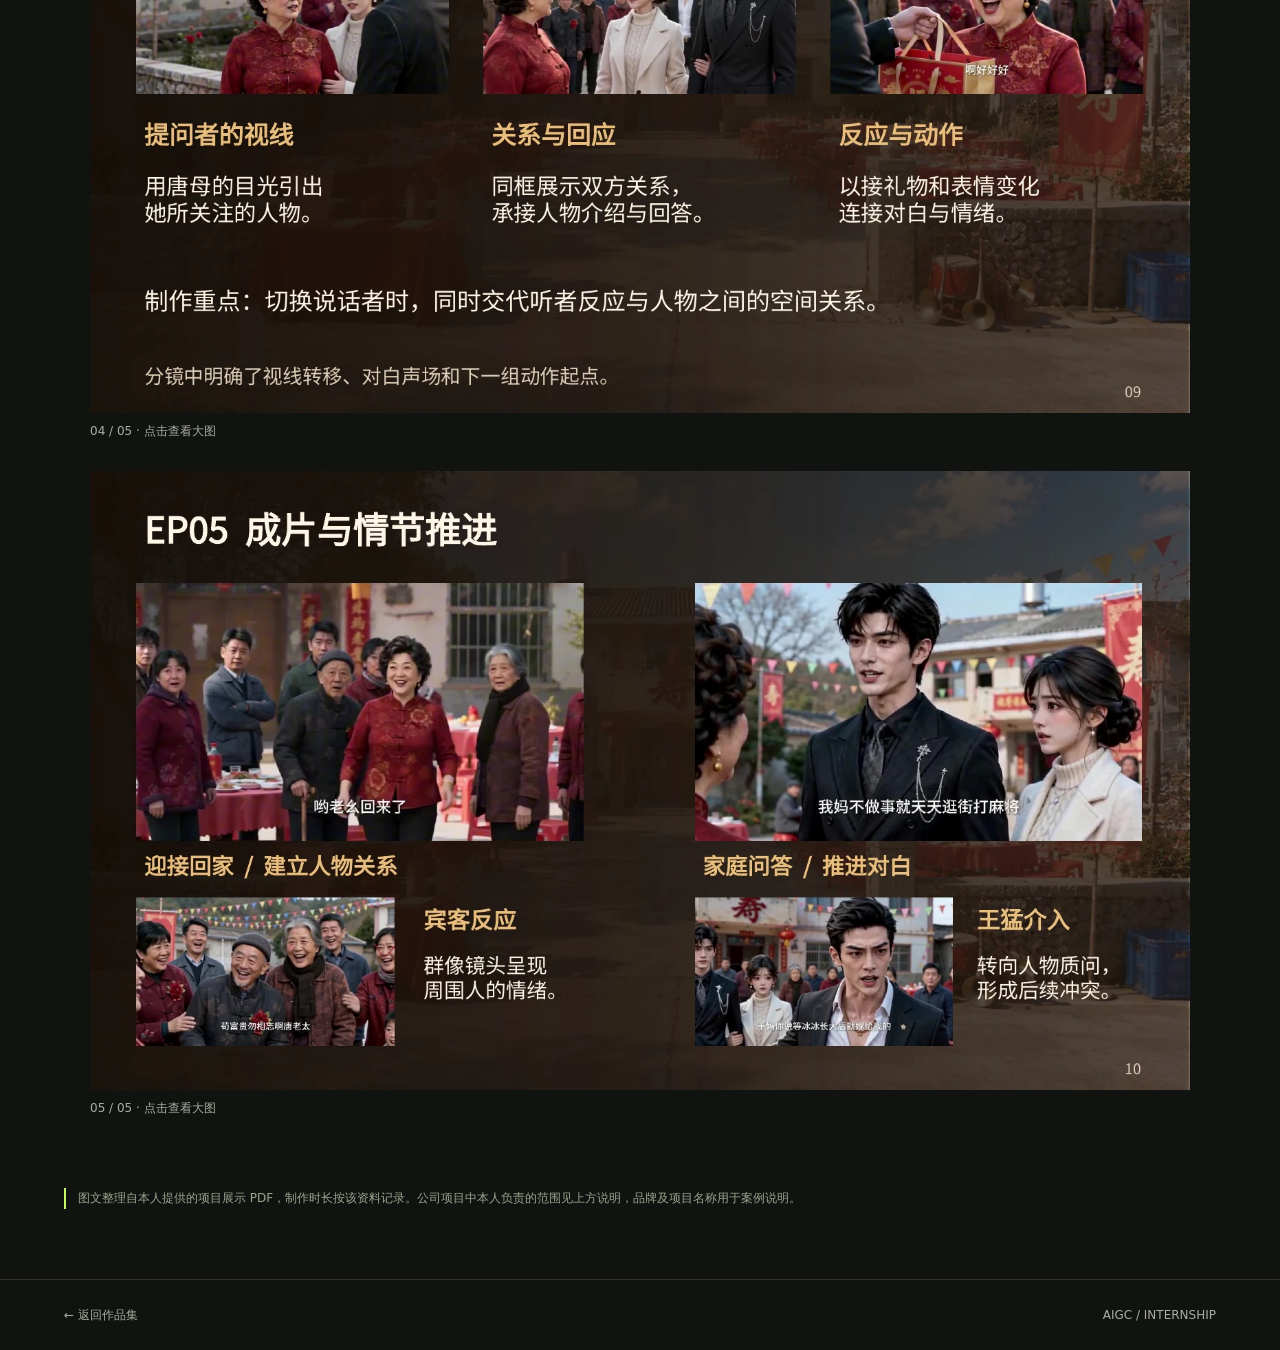
<file: portfolio/domestic.html>
<!doctype html><html lang="zh-CN"><meta charset="utf-8"><meta name="description" content="孔大山的个人作品集，展示 AIGC 广告、真人漫剧及包装设计案例。"><meta name="viewport" content="width=device-width,initial-scale=1"><link rel="icon" href="favicon.svg" type="image/svg+xml"><title>租个女婿回家过年 · 孔大山作品集</title><style>
*{box-sizing:border-box}html{scroll-behavior:smooth}body{margin:0;background:#111310;color:#edece4;font:16px/1.7 system-ui,sans-serif}a{color:inherit;text-decoration:none}header{max-width:1400px;margin:auto;padding:26px 5%;display:flex;justify-content:space-between;border-bottom:1px solid #ffffff20}nav{display:flex;gap:26px;font-size:14px}.mark{font-weight:800;letter-spacing:3px}.accent{color:#c9f56c}main{max-width:1400px;margin:auto;padding:0 5%}.hero{padding:100px 0 75px;position:relative}.eyebrow{font-size:12px;letter-spacing:3px;color:#c9f56c}h1{font-size:clamp(42px,6.7vw,92px);line-height:1.12;font-weight:500;letter-spacing:-3px;margin:25px 0}h1 span{color:#92988b}.intro{max-width:570px;color:#a8ad9f}.tags{display:flex;gap:10px;flex-wrap:wrap;margin-top:30px}.tags span{border:1px solid #ffffff25;border-radius:30px;padding:5px 16px;font-size:12px}.section-head{display:flex;justify-content:space-between;align-items:end;margin:40px 0 25px}h2{font-size:28px;font-weight:500;margin:0}.small{font-size:12px;color:#a8ad9f}.grid{display:grid;grid-template-columns:repeat(3,1fr);gap:24px}.art{aspect-ratio:4/3;border-radius:4px;position:relative;overflow:hidden;display:flex;align-items:center;justify-content:center;background:radial-gradient(ellipse at 60% 70%,#73517b,transparent 65%),#292030}.art.two{background:radial-gradient(ellipse at 60% 70%,#65743a,transparent 65%),#262d20}.art.three{background:radial-gradient(ellipse at 60% 70%,#a26b44,transparent 65%),#332921}.art:before{content:'';position:absolute;width:160px;height:160px;border:1px solid #ffffff30;transform:rotate(35deg);border-radius:35px}.art strong{font-size:40px;letter-spacing:7px;z-index:1;font-weight:400}.badge{position:absolute;top:16px;left:16px;font-size:11px;letter-spacing:2px}.placeholder{position:absolute;bottom:16px;left:16px;font-size:11px;color:#ddd}.art video{width:100%;height:100%;object-fit:contain;background:#000;position:absolute;z-index:3}.art video[hidden]{display:none}.title{display:flex;justify-content:space-between;align-items:center;margin-top:15px}h3{font-size:18px;font-weight:500;margin:0}.meta{font-size:12px;color:#999f91;margin:5px 0 15px}label{cursor:pointer;font-size:12px;border-bottom:1px solid #9ba58a;padding-bottom:3px}input{display:none}.notice{font-size:12px;color:#9ca38f;border-left:2px solid #c9f56c;padding-left:12px;margin:30px 0 70px}.pending{display:grid;grid-template-columns:1fr 1fr;gap:24px}.pending article{border:1px solid #ffffff25;padding:28px}.pending p{color:#a8ad9f;font-size:14px}.about{margin:90px 0 65px;padding-top:35px;border-top:1px solid #ffffff25;display:grid;grid-template-columns:1fr 2fr;gap:40px}.about p{color:#a8ad9f;margin-top:0}footer{padding:25px 5%;border-top:1px solid #ffffff25;display:flex;justify-content:space-between;font-size:12px;color:#a8ad9f}@media(max-width:760px){.hero{padding:65px 0 35px}.grid,.pending,.about{grid-template-columns:1fr}.grid{gap:40px}nav{gap:14px}h1{letter-spacing:-1px}.about{gap:20px}.section-head .small{display:none}}
 .project{padding:65px 0 30px}.project h1{font-size:clamp(36px,5vw,68px);letter-spacing:-1px}.panel{border-top:1px solid #ffffff25;padding:25px 0;margin:20px 0}.panel p{max-width:850px;color:#a8ad9f}.pages{display:grid;gap:30px;margin:35px auto 70px;max-width:1100px}.pages figure{margin:0}.pages img{display:block;width:100%;background:#fff}.pages figcaption{font-size:12px;color:#a8ad9f;margin-top:8px}</style><link rel="stylesheet" href="site.css"><header><a class="mark" href="index.html">PORTFOLIO<span class="accent">.</span></a><a href="index.html#internship">← 返回实习项目</a></header><main><section class="project"><div class="eyebrow">INTERNSHIP / AIGC PRODUCTION</div><h1>租个女婿回家过年</h1><p class="intro">EP05 / 回家赴宴</p><div class="tags"><span>公司实习项目</span><span>AI 真人漫剧</span></div></section><section class="panel"><h2>个人职责</h2><p>依据项目剧本独立完成人物与场景资产、分镜及运镜提示词、视频生成和后期剪辑。PDF 记录本集剧本经过共同修改，制作周期约 1 小时。</p><p>项目工具：ChatGPT / 即梦 / 剪映</p></section><section class="panel"><h2>制作重点</h2><p>以家庭宴席为叙事空间，通过问答、人物反应与角色介入推进冲突。分镜明确人物站位、视线转移和动作起点，保持对白切换中的空间关系。</p></section><section><h2>项目过程与画面展示</h2><div class="pages"><figure><a href="assets/intern-06.webp" target="_blank" rel="noopener"><img loading="lazy" src="assets/intern-06.webp" alt="租个女婿回家过年项目展示，第1页"></a><figcaption>01 / 05 · 点击查看大图</figcaption></figure><figure><a href="assets/intern-07.webp" target="_blank" rel="noopener"><img loading="lazy" src="assets/intern-07.webp" alt="租个女婿回家过年项目展示，第2页"></a><figcaption>02 / 05 · 点击查看大图</figcaption></figure><figure><a href="assets/intern-08.webp" target="_blank" rel="noopener"><img loading="lazy" src="assets/intern-08.webp" alt="租个女婿回家过年项目展示，第3页"></a><figcaption>03 / 05 · 点击查看大图</figcaption></figure><figure><a href="assets/intern-09.webp" target="_blank" rel="noopener"><img loading="lazy" src="assets/intern-09.webp" alt="租个女婿回家过年项目展示，第4页"></a><figcaption>04 / 05 · 点击查看大图</figcaption></figure><figure><a href="assets/intern-10.webp" target="_blank" rel="noopener"><img loading="lazy" src="assets/intern-10.webp" alt="租个女婿回家过年项目展示，第5页"></a><figcaption>05 / 05 · 点击查看大图</figcaption></figure></div></section><p class="notice">图文整理自本人提供的项目展示 PDF，制作时长按该资料记录。公司项目中本人负责的范围见上方说明，品牌及项目名称用于案例说明。</p></main><footer><a href="index.html#internship">← 返回作品集</a><span>AIGC / INTERNSHIP</span></footer><script>const input=document.querySelector("input[type=file]");if(input)input.addEventListener("change",()=>{const f=input.files[0];if(!f)return;const v=document.querySelector("video");if(v.dataset.url)URL.revokeObjectURL(v.dataset.url);v.src=URL.createObjectURL(f);v.dataset.url=v.src;v.hidden=false;v.load();});</script></html>
</file>
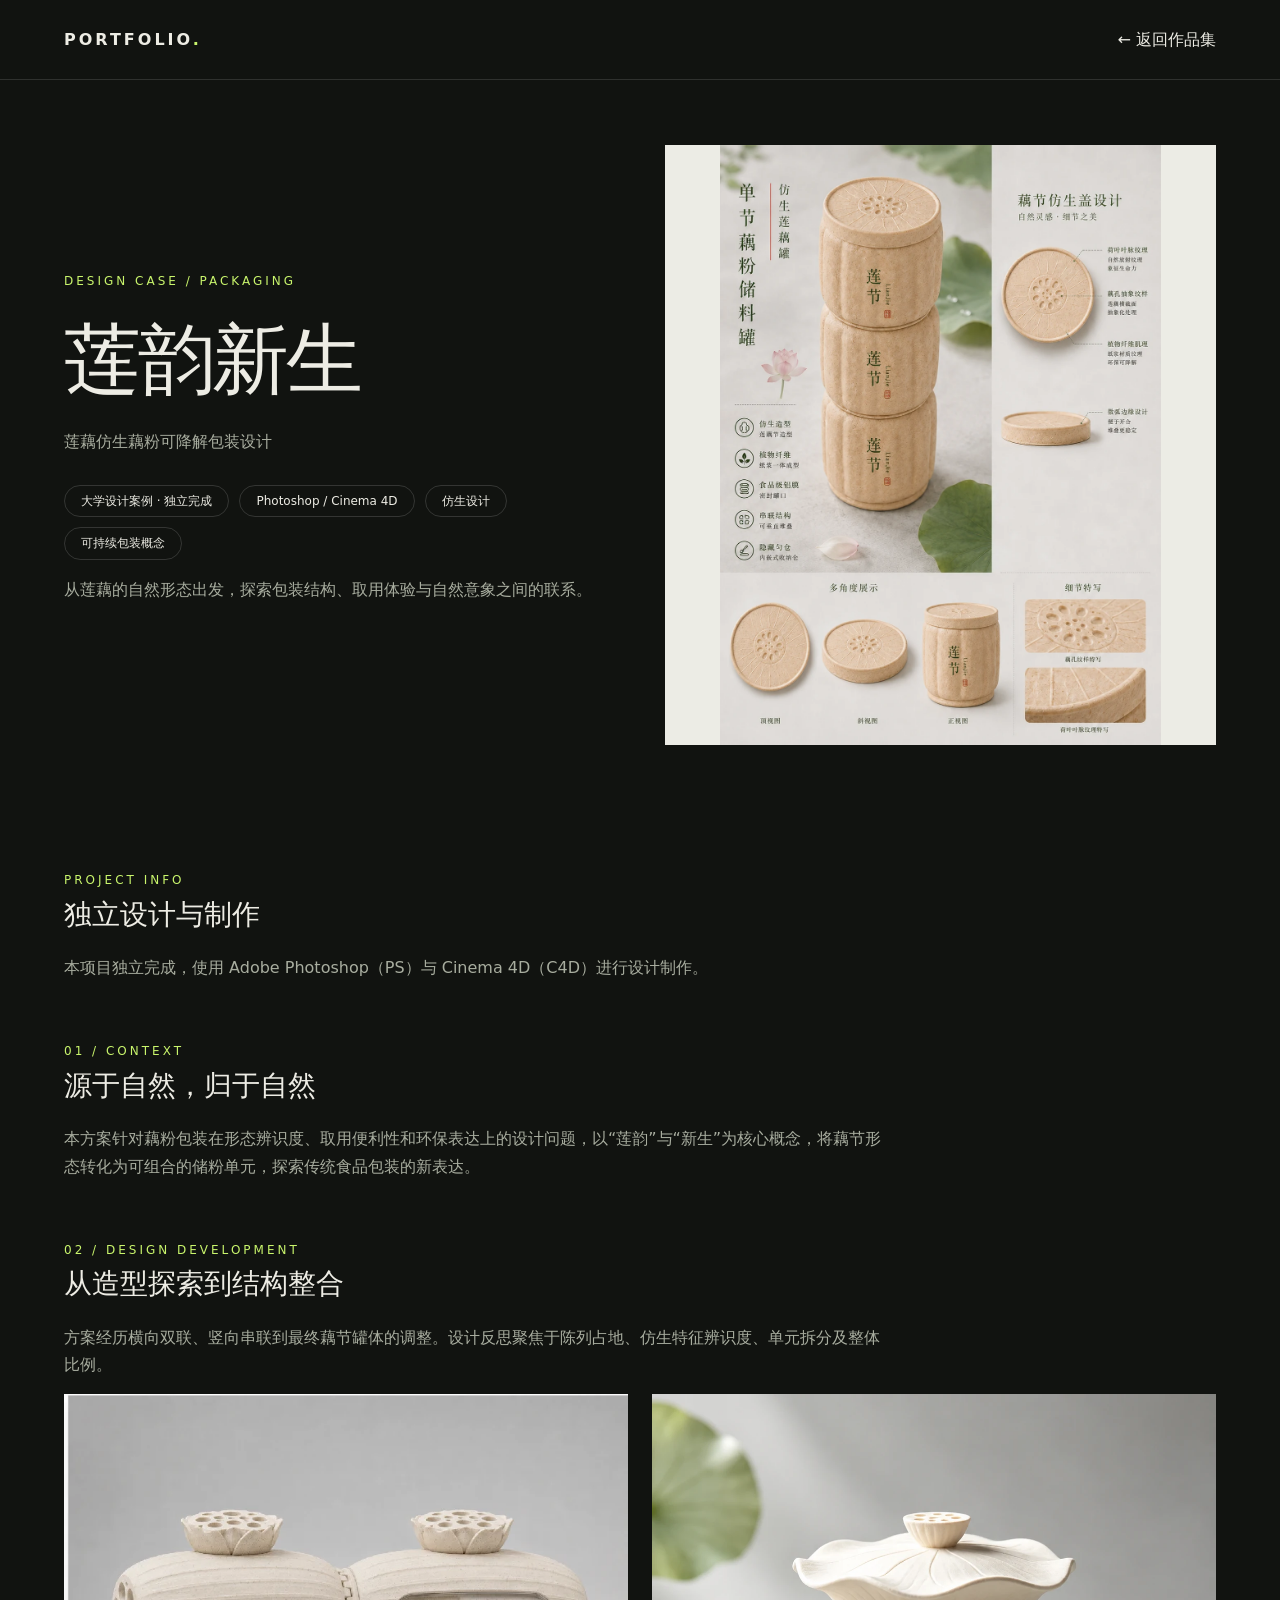
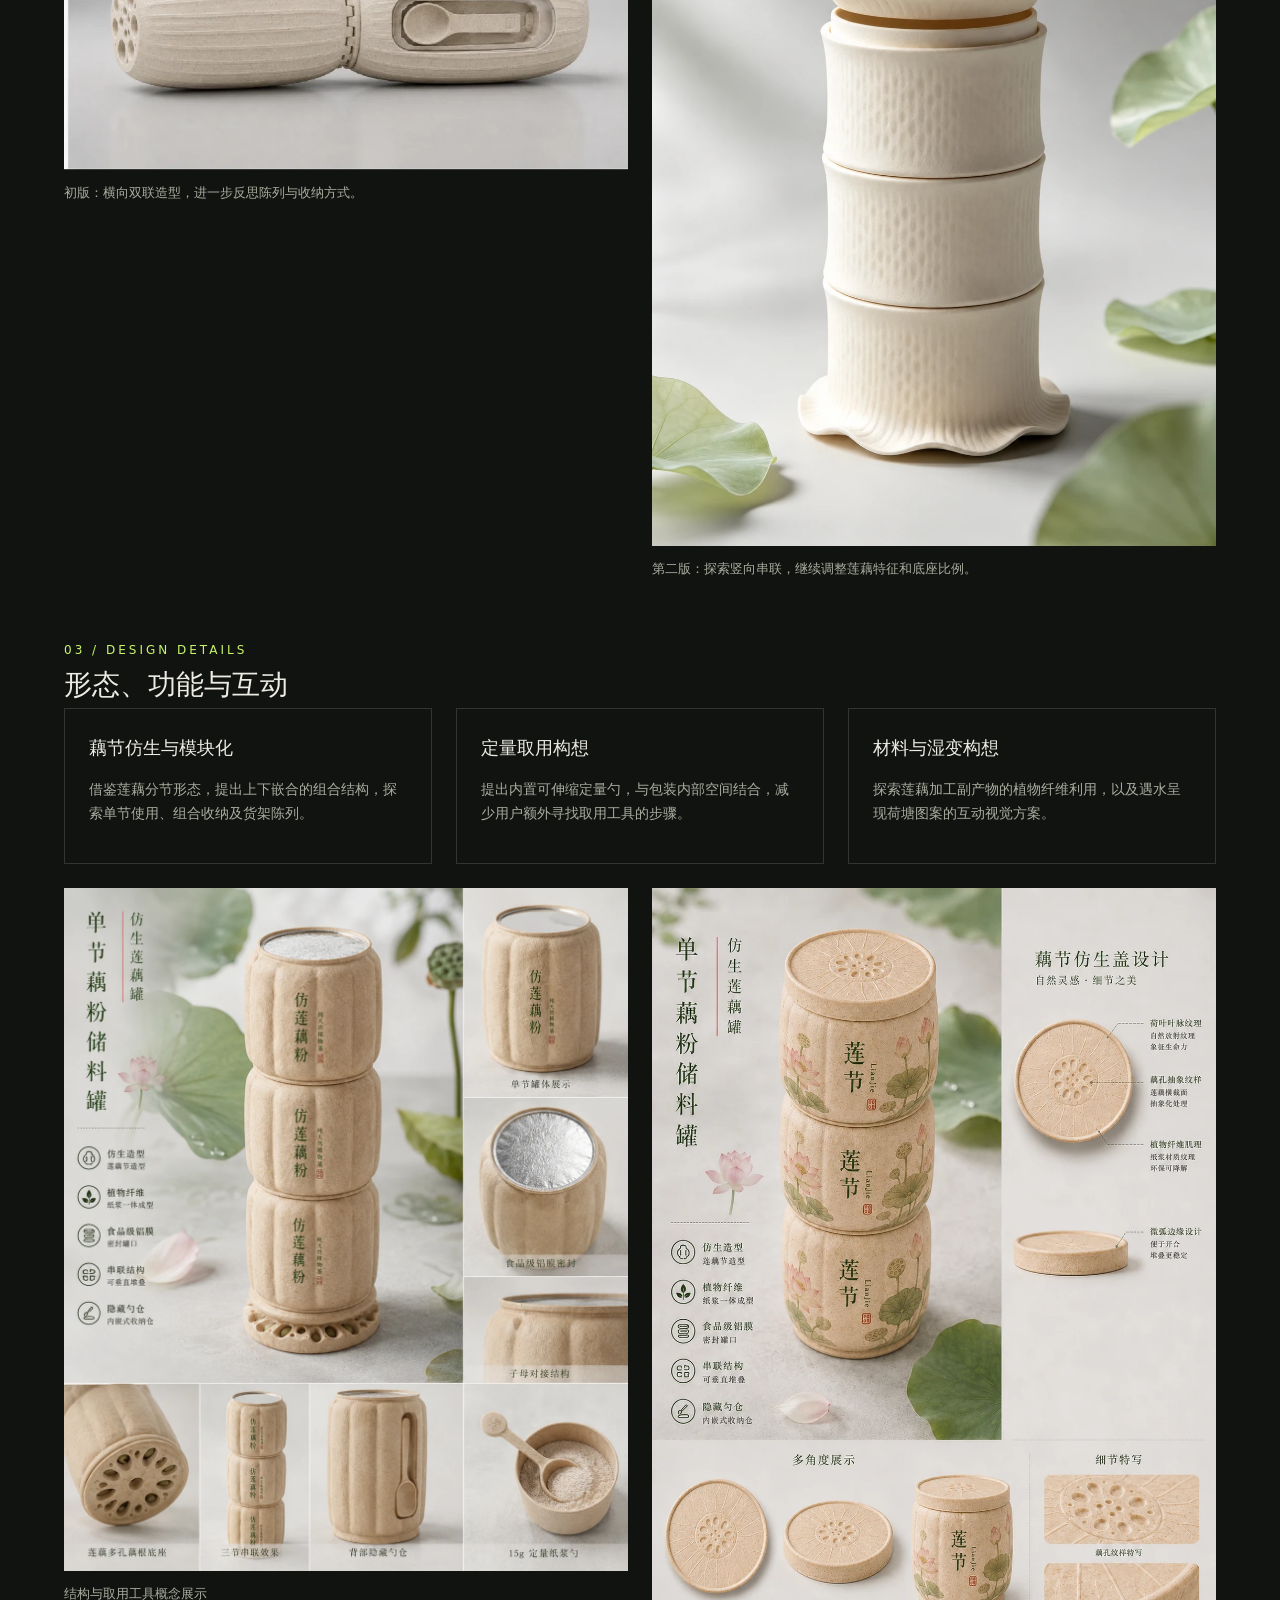
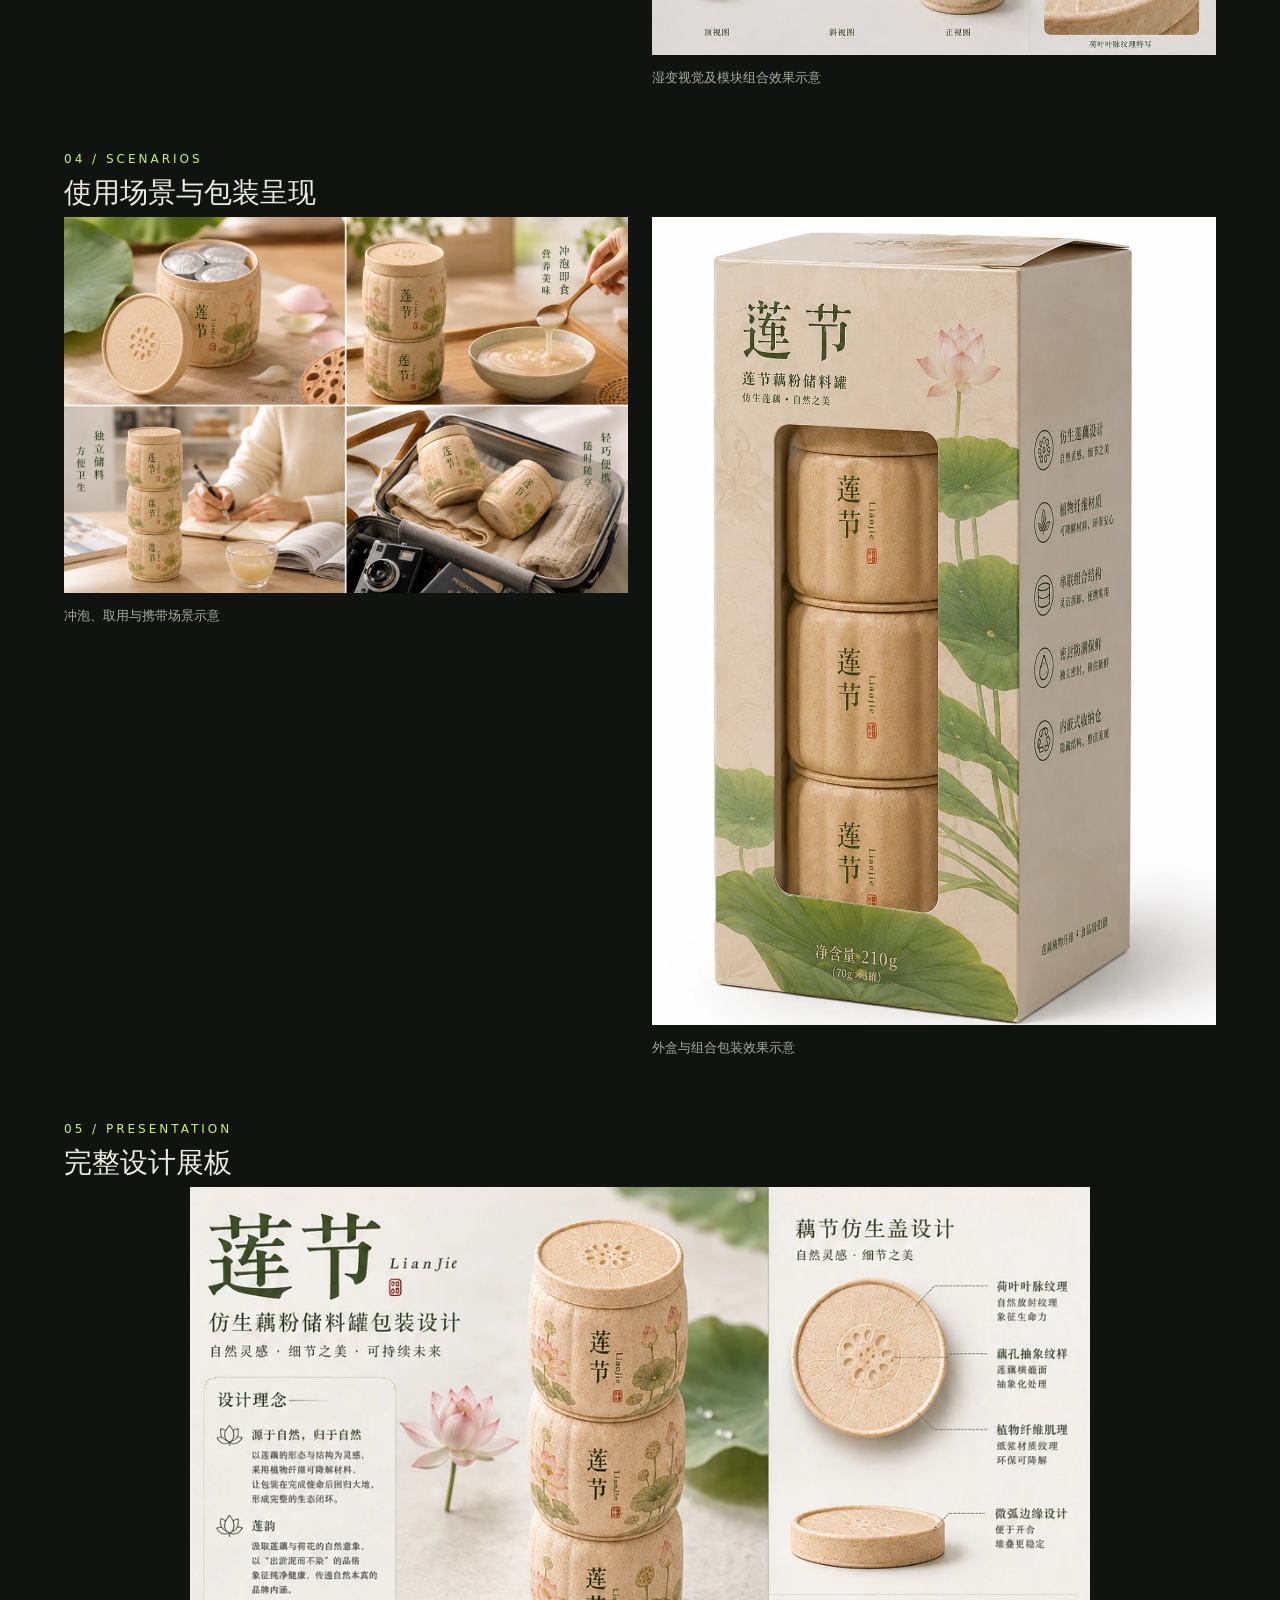
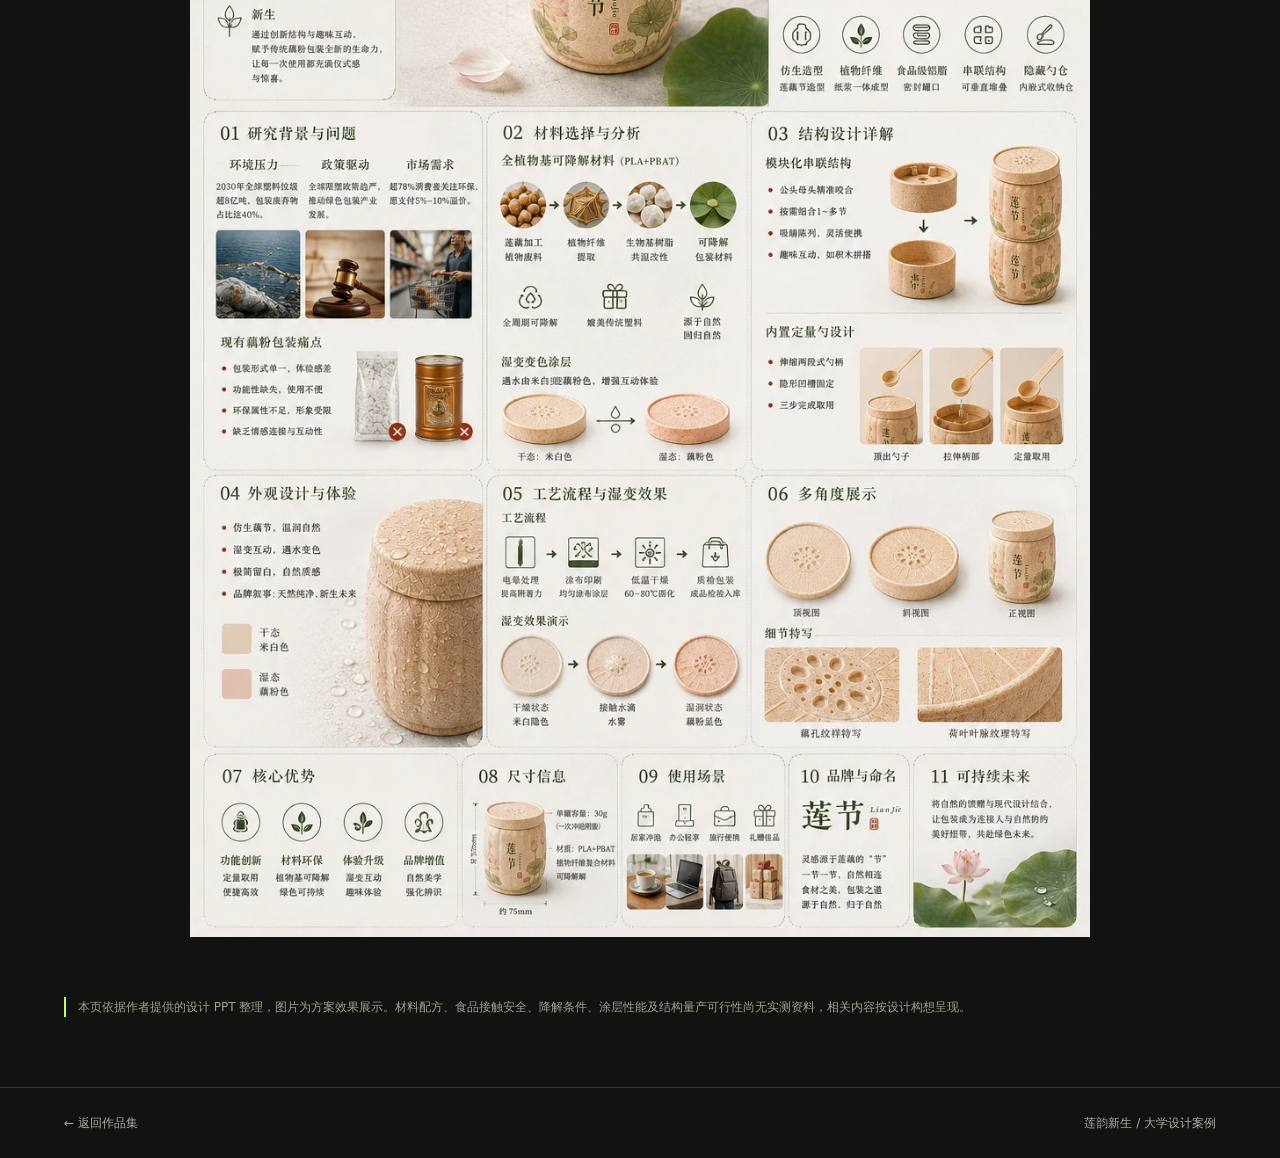
<file: portfolio/lotus.html>
<!doctype html><html lang="zh-CN"><meta charset="utf-8"><meta name="description" content="孔大山的个人作品集，展示 AIGC 广告、真人漫剧及包装设计案例。"><meta name="viewport" content="width=device-width,initial-scale=1"><link rel="icon" href="favicon.svg" type="image/svg+xml"><title>莲韵新生 · 孔大山作品集</title><style>
*{box-sizing:border-box}html{scroll-behavior:smooth}body{margin:0;background:#111310;color:#edece4;font:16px/1.7 system-ui,sans-serif}a{color:inherit;text-decoration:none}header{max-width:1400px;margin:auto;padding:26px 5%;display:flex;justify-content:space-between;border-bottom:1px solid #ffffff20}nav{display:flex;gap:26px;font-size:14px}.mark{font-weight:800;letter-spacing:3px}.accent{color:#c9f56c}main{max-width:1400px;margin:auto;padding:0 5%}.hero{padding:100px 0 75px;position:relative}.eyebrow{font-size:12px;letter-spacing:3px;color:#c9f56c}h1{font-size:clamp(42px,6.7vw,92px);line-height:1.12;font-weight:500;letter-spacing:-3px;margin:25px 0}h1 span{color:#92988b}.intro{max-width:570px;color:#a8ad9f}.tags{display:flex;gap:10px;flex-wrap:wrap;margin-top:30px}.tags span{border:1px solid #ffffff25;border-radius:30px;padding:5px 16px;font-size:12px}.section-head{display:flex;justify-content:space-between;align-items:end;margin:40px 0 25px}h2{font-size:28px;font-weight:500;margin:0}.small{font-size:12px;color:#a8ad9f}.grid{display:grid;grid-template-columns:repeat(3,1fr);gap:24px}.art{aspect-ratio:4/3;border-radius:4px;position:relative;overflow:hidden;display:flex;align-items:center;justify-content:center;background:radial-gradient(ellipse at 60% 70%,#73517b,transparent 65%),#292030}.art.two{background:radial-gradient(ellipse at 60% 70%,#65743a,transparent 65%),#262d20}.art.three{background:radial-gradient(ellipse at 60% 70%,#a26b44,transparent 65%),#332921}.art:before{content:'';position:absolute;width:160px;height:160px;border:1px solid #ffffff30;transform:rotate(35deg);border-radius:35px}.art strong{font-size:40px;letter-spacing:7px;z-index:1;font-weight:400}.badge{position:absolute;top:16px;left:16px;font-size:11px;letter-spacing:2px}.placeholder{position:absolute;bottom:16px;left:16px;font-size:11px;color:#ddd}.art video{width:100%;height:100%;object-fit:contain;background:#000;position:absolute;z-index:3}.art video[hidden]{display:none}.title{display:flex;justify-content:space-between;align-items:center;margin-top:15px}h3{font-size:18px;font-weight:500;margin:0}.meta{font-size:12px;color:#999f91;margin:5px 0 15px}label{cursor:pointer;font-size:12px;border-bottom:1px solid #9ba58a;padding-bottom:3px}input{display:none}.notice{font-size:12px;color:#9ca38f;border-left:2px solid #c9f56c;padding-left:12px;margin:30px 0 70px}.pending{display:grid;grid-template-columns:1fr 1fr;gap:24px}.pending article{border:1px solid #ffffff25;padding:28px}.pending p{color:#a8ad9f;font-size:14px}.about{margin:90px 0 65px;padding-top:35px;border-top:1px solid #ffffff25;display:grid;grid-template-columns:1fr 2fr;gap:40px}.about p{color:#a8ad9f;margin-top:0}footer{padding:25px 5%;border-top:1px solid #ffffff25;display:flex;justify-content:space-between;font-size:12px;color:#a8ad9f}@media(max-width:760px){.hero{padding:65px 0 35px}.grid,.pending,.about{grid-template-columns:1fr}.grid{gap:40px}nav{gap:14px}h1{letter-spacing:-1px}.about{gap:20px}.section-head .small{display:none}}

.case-hero{display:grid;grid-template-columns:1fr 1fr;gap:50px;padding:65px 0;align-items:center}.case-hero h1{font-size:clamp(46px,6vw,80px)}.case-hero img{width:100%;max-height:600px;object-fit:contain;background:#ecece5}.case-section{margin:60px 0}.case-section>p{max-width:820px;color:#a8ad9f}.gallery{display:grid;grid-template-columns:1fr 1fr;gap:24px}.gallery img{width:100%;display:block}.gallery figure{margin:0}.gallery figcaption{font-size:13px;color:#a8ad9f;margin-top:12px}.features{display:grid;grid-template-columns:repeat(3,1fr);gap:24px}.features article{padding:24px;border:1px solid #ffffff25}.features p{font-size:14px;color:#a8ad9f}.board{display:block;width:min(100%,900px);margin:auto} @media(max-width:760px){.case-hero,.gallery,.features{grid-template-columns:1fr}.case-hero{gap:20px}}
</style><link rel="stylesheet" href="site.css"><header><a class="mark" href="index.html">PORTFOLIO<span class="accent">.</span></a><a href="index.html#more">← 返回作品集</a></header><main>
<section class="case-hero"><div><div class="eyebrow">DESIGN CASE / PACKAGING</div><h1>莲韵新生</h1><p class="intro">莲藕仿生藕粉可降解包装设计</p><div class="tags"><span>大学设计案例 · 独立完成</span><span>Photoshop / Cinema 4D</span><span>仿生设计</span><span>可持续包装概念</span></div><p class="intro">从莲藕的自然形态出发，探索包装结构、取用体验与自然意象之间的联系。</p></div><img src="assets/lotus-39.webp" alt="莲藕仿生包装最终方案效果图"></section>
<section class="case-section"><div class="eyebrow">PROJECT INFO</div><h2>独立设计与制作</h2><p>本项目独立完成，使用 Adobe Photoshop（PS）与 Cinema 4D（C4D）进行设计制作。</p></section><section class="case-section"><div class="eyebrow">01 / CONTEXT</div><h2>源于自然，归于自然</h2><p>本方案针对藕粉包装在形态辨识度、取用便利性和环保表达上的设计问题，以“莲韵”与“新生”为核心概念，将藕节形态转化为可组合的储粉单元，探索传统食品包装的新表达。</p></section>
<section class="case-section"><div class="eyebrow">02 / DESIGN DEVELOPMENT</div><h2>从造型探索到结构整合</h2><p>方案经历横向双联、竖向串联到最终藕节罐体的调整。设计反思聚焦于陈列占地、仿生特征辨识度、单元拆分及整体比例。</p><div class="gallery"><figure><img loading="lazy" src="assets/lotus-30.webp" alt="初版横向双联结构概念"><figcaption>初版：横向双联造型，进一步反思陈列与收纳方式。</figcaption></figure><figure><img loading="lazy" src="assets/lotus-31-clean.webp" alt="第二版竖向串联概念"><figcaption>第二版：探索竖向串联，继续调整莲藕特征和底座比例。</figcaption></figure></div></section>
<section class="case-section"><div class="eyebrow">03 / DESIGN DETAILS</div><h2>形态、功能与互动</h2><div class="features"><article><h3>藕节仿生与模块化</h3><p>借鉴莲藕分节形态，提出上下嵌合的组合结构，探索单节使用、组合收纳及货架陈列。</p></article><article><h3>定量取用构想</h3><p>提出内置可伸缩定量勺，与包装内部空间结合，减少用户额外寻找取用工具的步骤。</p></article><article><h3>材料与湿变构想</h3><p>探索莲藕加工副产物的植物纤维利用，以及遇水呈现荷塘图案的互动视觉方案。</p></article></div><div class="gallery" style="margin-top:24px"><figure><img loading="lazy" src="assets/lotus-46.webp" alt="包装结构与内置取用工具设计"><figcaption>结构与取用工具概念展示</figcaption></figure><figure><img loading="lazy" src="assets/lotus-38.webp" alt="湿变视觉与包装组合设计"><figcaption>湿变视觉及模块组合效果示意</figcaption></figure></div></section>
<section class="case-section"><div class="eyebrow">04 / SCENARIOS</div><h2>使用场景与包装呈现</h2><div class="gallery"><figure><img loading="lazy" src="assets/lotus-53.webp" alt="冲泡与携带场景效果图"><figcaption>冲泡、取用与携带场景示意</figcaption></figure><figure><img loading="lazy" src="assets/lotus-56.webp" alt="外盒包装效果图"><figcaption>外盒与组合包装效果示意</figcaption></figure></div></section>
<section class="case-section"><div class="eyebrow">05 / PRESENTATION</div><h2>完整设计展板</h2><a href="assets/lotus-52.webp" target="_blank" rel="noopener"><img class="board" loading="lazy" src="assets/lotus-52.webp" alt="莲韵新生完整设计展板，点击查看大图"></a></section>
<p class="notice">本页依据作者提供的设计 PPT 整理，图片为方案效果展示。材料配方、食品接触安全、降解条件、涂层性能及结构量产可行性尚无实测资料，相关内容按设计构想呈现。</p>
</main><footer><a href="index.html#more">← 返回作品集</a><span>莲韵新生 / 大学设计案例</span></footer></html>
</file>
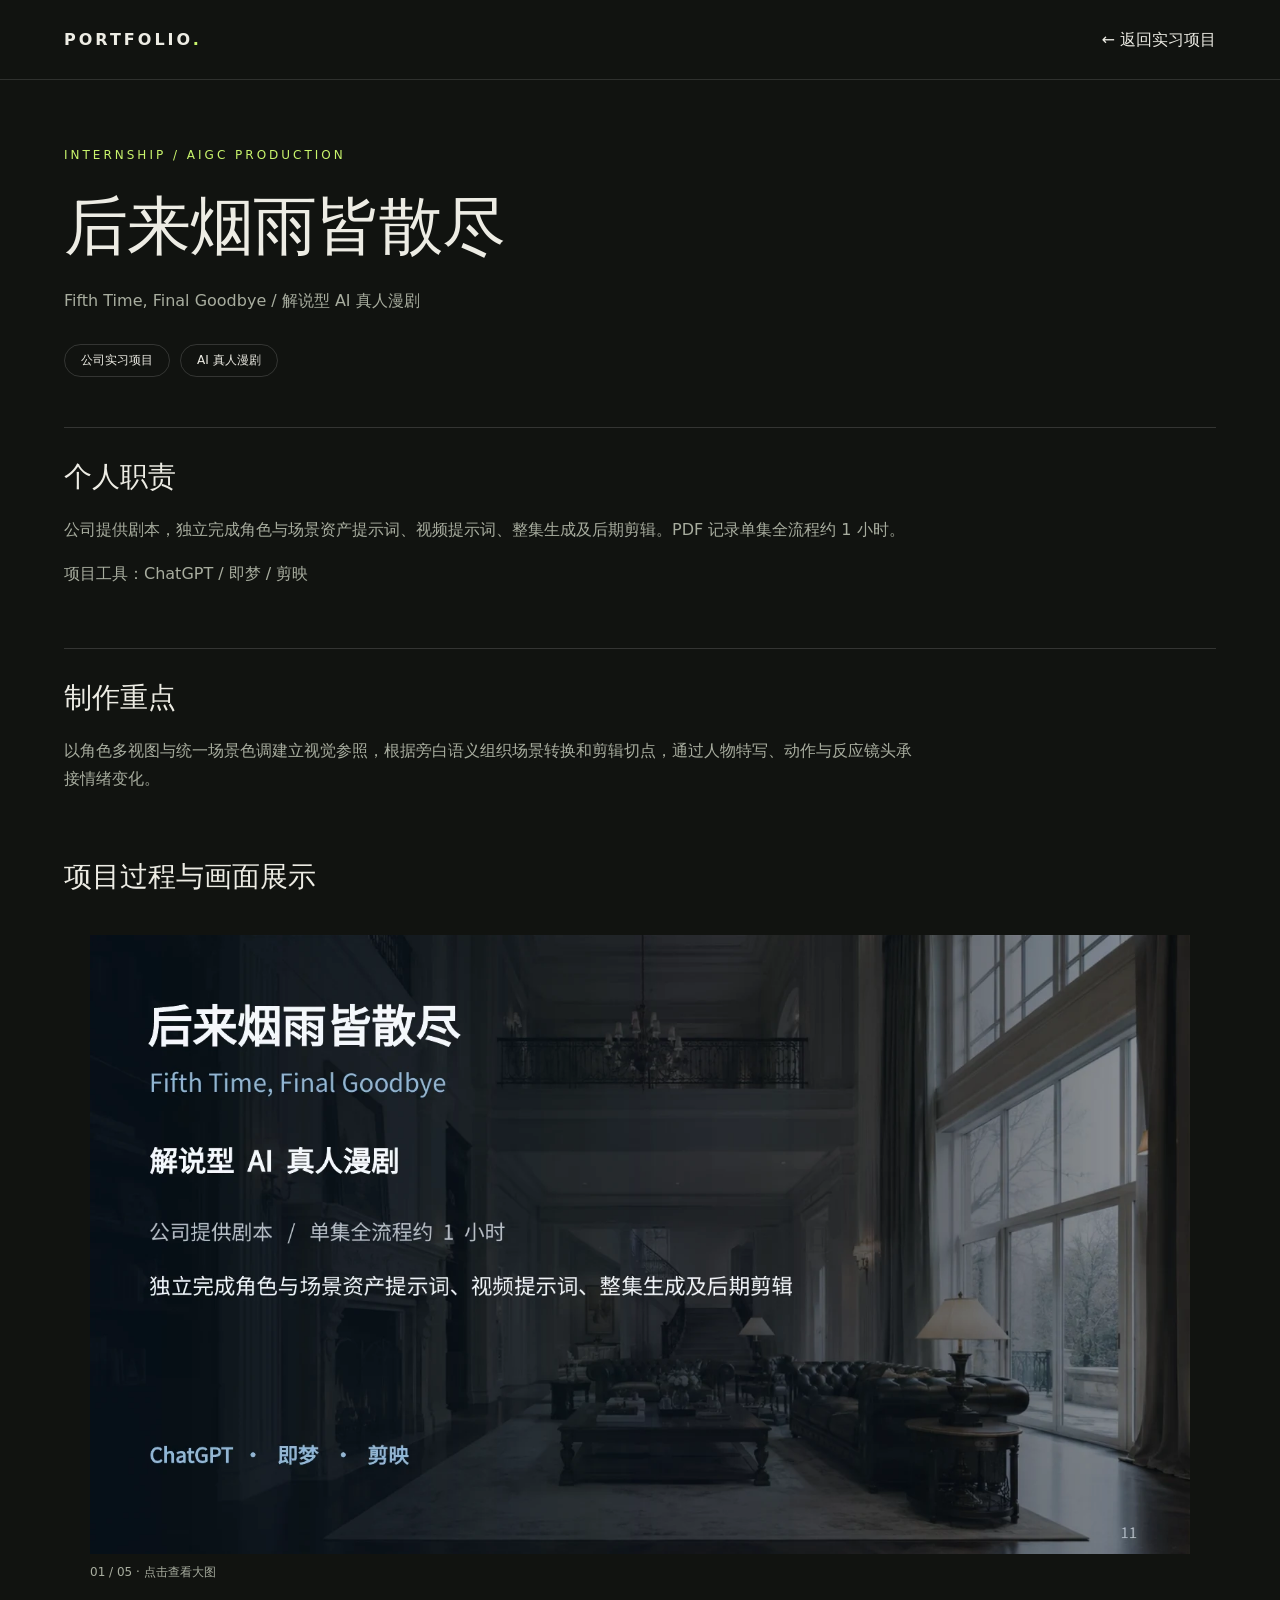
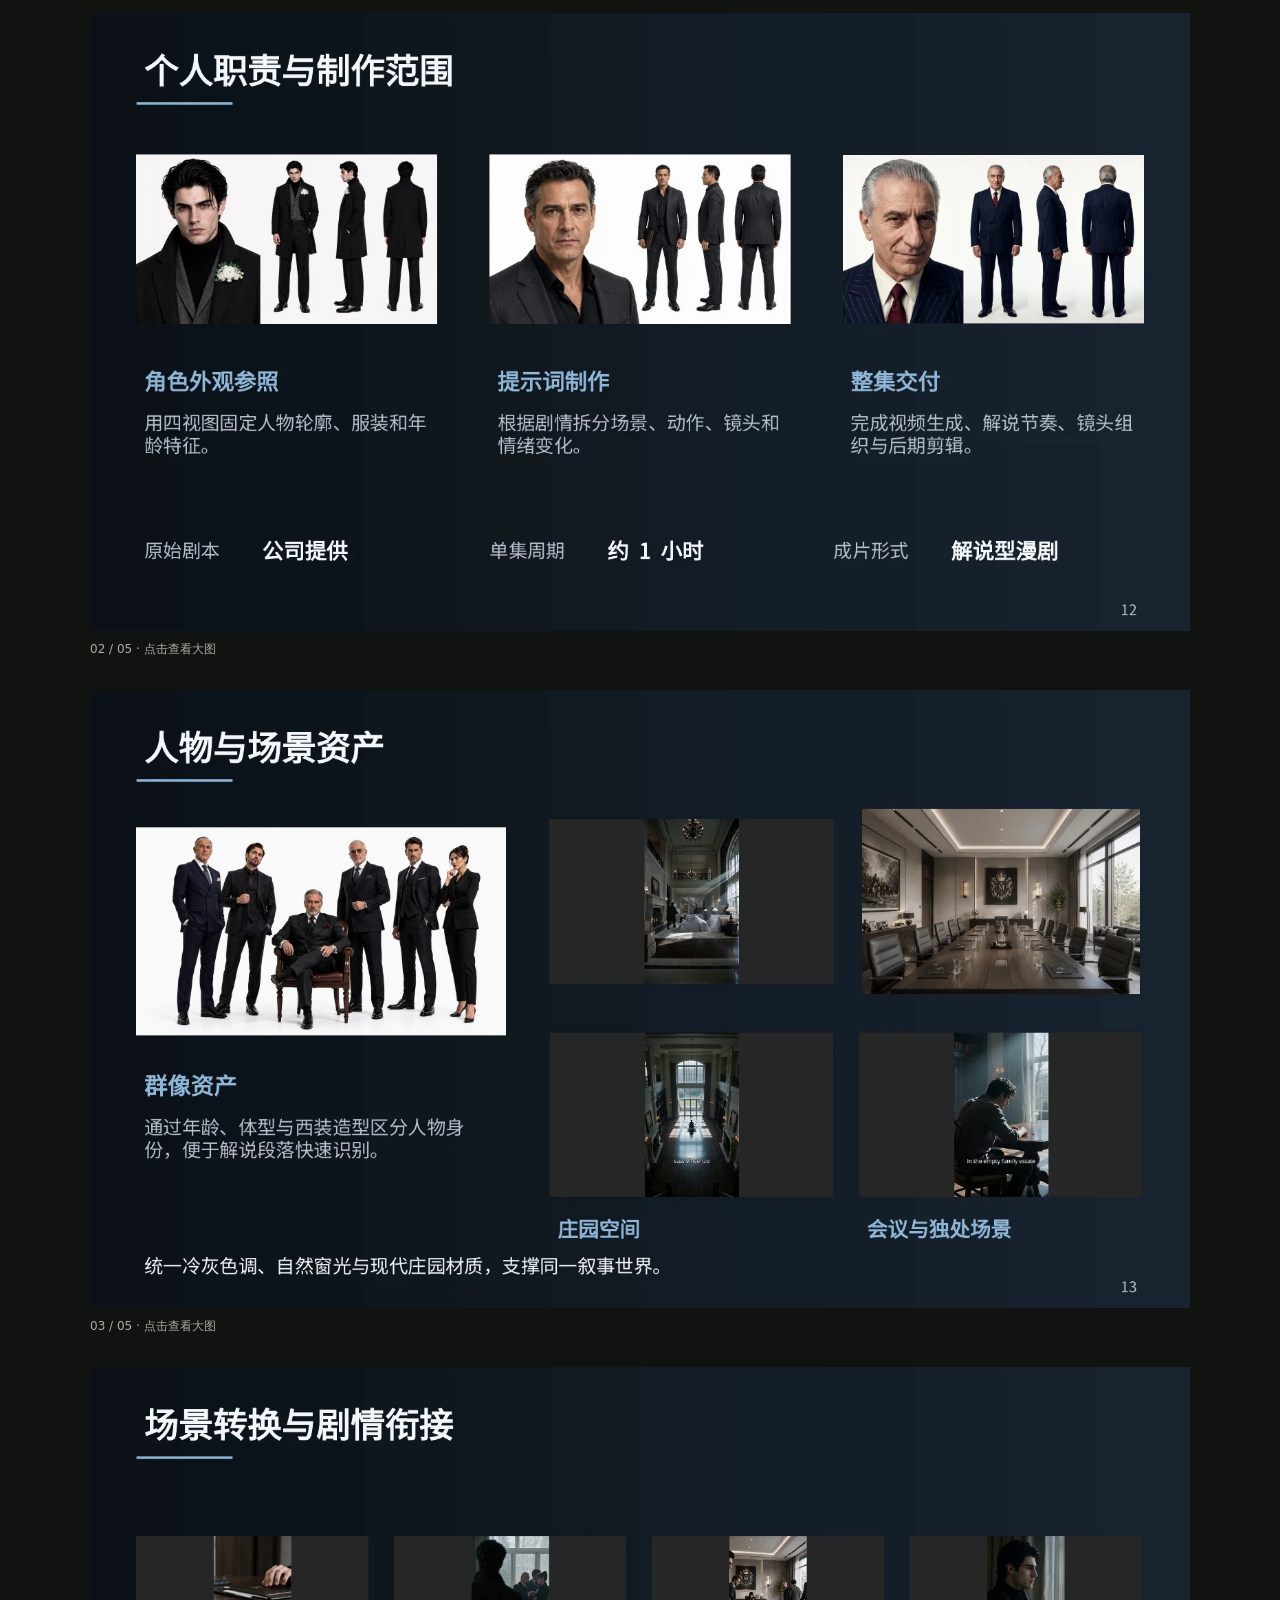
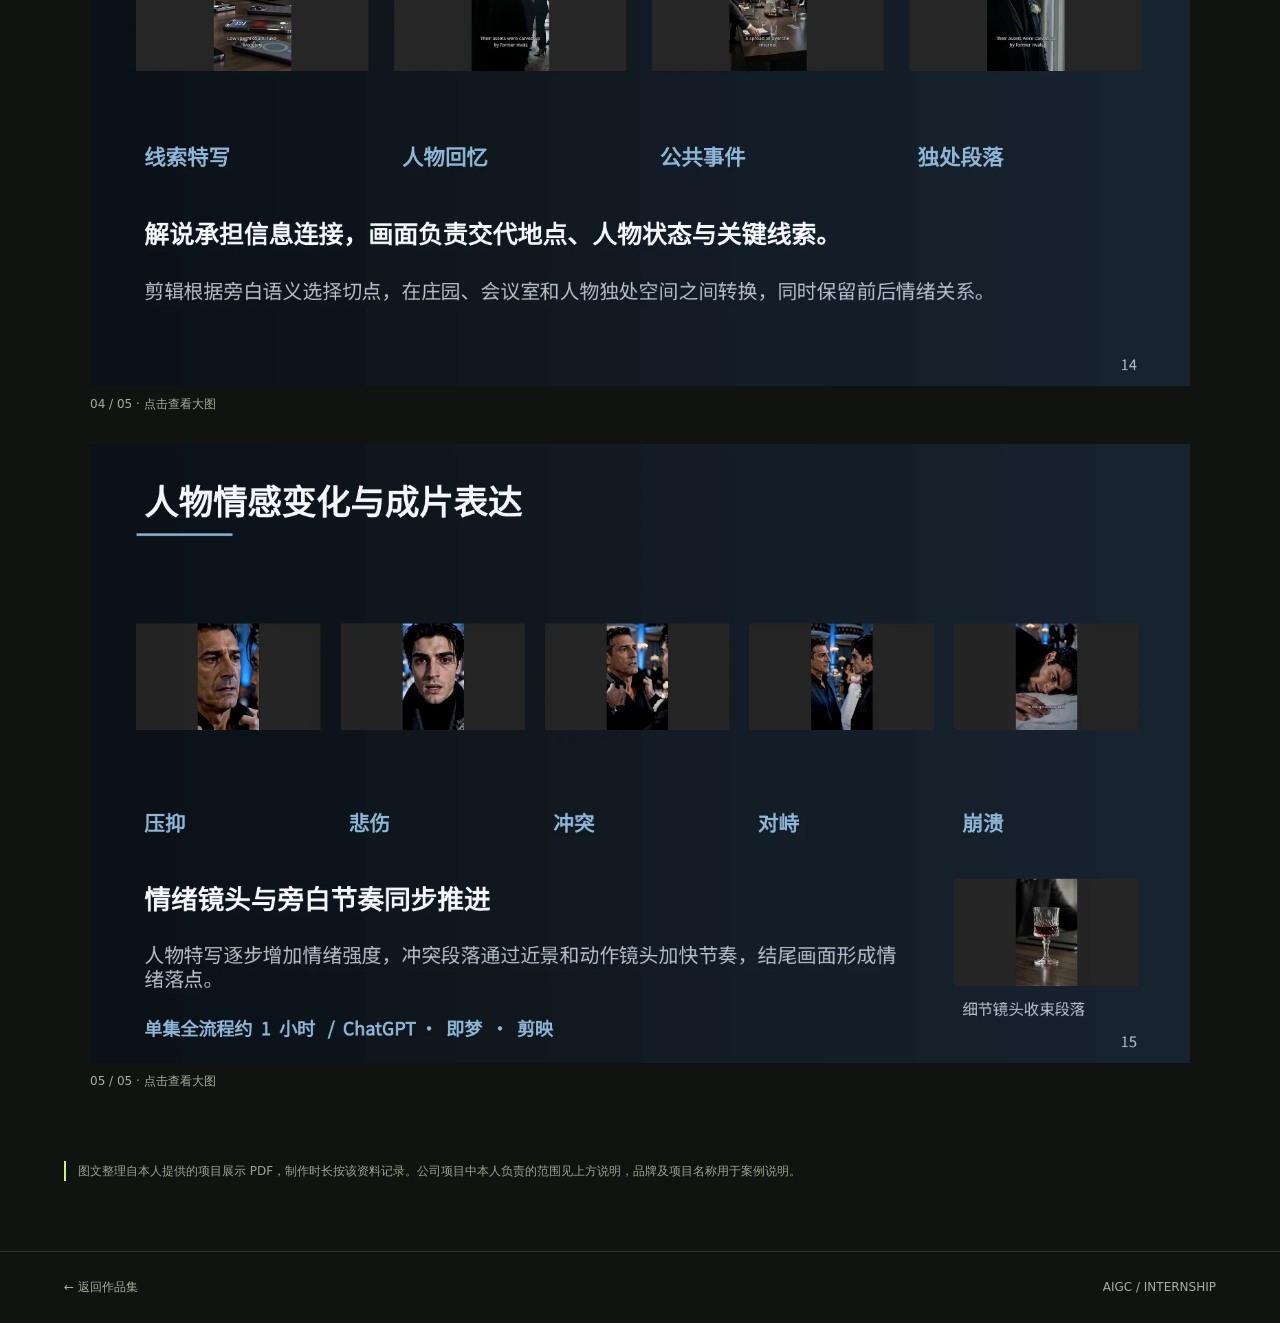
<file: portfolio/overseas.html>
<!doctype html><html lang="zh-CN"><meta charset="utf-8"><meta name="description" content="孔大山的个人作品集，展示 AIGC 广告、真人漫剧及包装设计案例。"><meta name="viewport" content="width=device-width,initial-scale=1"><link rel="icon" href="favicon.svg" type="image/svg+xml"><title>后来烟雨皆散尽 · 孔大山作品集</title><style>
*{box-sizing:border-box}html{scroll-behavior:smooth}body{margin:0;background:#111310;color:#edece4;font:16px/1.7 system-ui,sans-serif}a{color:inherit;text-decoration:none}header{max-width:1400px;margin:auto;padding:26px 5%;display:flex;justify-content:space-between;border-bottom:1px solid #ffffff20}nav{display:flex;gap:26px;font-size:14px}.mark{font-weight:800;letter-spacing:3px}.accent{color:#c9f56c}main{max-width:1400px;margin:auto;padding:0 5%}.hero{padding:100px 0 75px;position:relative}.eyebrow{font-size:12px;letter-spacing:3px;color:#c9f56c}h1{font-size:clamp(42px,6.7vw,92px);line-height:1.12;font-weight:500;letter-spacing:-3px;margin:25px 0}h1 span{color:#92988b}.intro{max-width:570px;color:#a8ad9f}.tags{display:flex;gap:10px;flex-wrap:wrap;margin-top:30px}.tags span{border:1px solid #ffffff25;border-radius:30px;padding:5px 16px;font-size:12px}.section-head{display:flex;justify-content:space-between;align-items:end;margin:40px 0 25px}h2{font-size:28px;font-weight:500;margin:0}.small{font-size:12px;color:#a8ad9f}.grid{display:grid;grid-template-columns:repeat(3,1fr);gap:24px}.art{aspect-ratio:4/3;border-radius:4px;position:relative;overflow:hidden;display:flex;align-items:center;justify-content:center;background:radial-gradient(ellipse at 60% 70%,#73517b,transparent 65%),#292030}.art.two{background:radial-gradient(ellipse at 60% 70%,#65743a,transparent 65%),#262d20}.art.three{background:radial-gradient(ellipse at 60% 70%,#a26b44,transparent 65%),#332921}.art:before{content:'';position:absolute;width:160px;height:160px;border:1px solid #ffffff30;transform:rotate(35deg);border-radius:35px}.art strong{font-size:40px;letter-spacing:7px;z-index:1;font-weight:400}.badge{position:absolute;top:16px;left:16px;font-size:11px;letter-spacing:2px}.placeholder{position:absolute;bottom:16px;left:16px;font-size:11px;color:#ddd}.art video{width:100%;height:100%;object-fit:contain;background:#000;position:absolute;z-index:3}.art video[hidden]{display:none}.title{display:flex;justify-content:space-between;align-items:center;margin-top:15px}h3{font-size:18px;font-weight:500;margin:0}.meta{font-size:12px;color:#999f91;margin:5px 0 15px}label{cursor:pointer;font-size:12px;border-bottom:1px solid #9ba58a;padding-bottom:3px}input{display:none}.notice{font-size:12px;color:#9ca38f;border-left:2px solid #c9f56c;padding-left:12px;margin:30px 0 70px}.pending{display:grid;grid-template-columns:1fr 1fr;gap:24px}.pending article{border:1px solid #ffffff25;padding:28px}.pending p{color:#a8ad9f;font-size:14px}.about{margin:90px 0 65px;padding-top:35px;border-top:1px solid #ffffff25;display:grid;grid-template-columns:1fr 2fr;gap:40px}.about p{color:#a8ad9f;margin-top:0}footer{padding:25px 5%;border-top:1px solid #ffffff25;display:flex;justify-content:space-between;font-size:12px;color:#a8ad9f}@media(max-width:760px){.hero{padding:65px 0 35px}.grid,.pending,.about{grid-template-columns:1fr}.grid{gap:40px}nav{gap:14px}h1{letter-spacing:-1px}.about{gap:20px}.section-head .small{display:none}}
 .project{padding:65px 0 30px}.project h1{font-size:clamp(36px,5vw,68px);letter-spacing:-1px}.panel{border-top:1px solid #ffffff25;padding:25px 0;margin:20px 0}.panel p{max-width:850px;color:#a8ad9f}.pages{display:grid;gap:30px;margin:35px auto 70px;max-width:1100px}.pages figure{margin:0}.pages img{display:block;width:100%;background:#fff}.pages figcaption{font-size:12px;color:#a8ad9f;margin-top:8px}</style><link rel="stylesheet" href="site.css"><header><a class="mark" href="index.html">PORTFOLIO<span class="accent">.</span></a><a href="index.html#internship">← 返回实习项目</a></header><main><section class="project"><div class="eyebrow">INTERNSHIP / AIGC PRODUCTION</div><h1>后来烟雨皆散尽</h1><p class="intro">Fifth Time, Final Goodbye / 解说型 AI 真人漫剧</p><div class="tags"><span>公司实习项目</span><span>AI 真人漫剧</span></div></section><section class="panel"><h2>个人职责</h2><p>公司提供剧本，独立完成角色与场景资产提示词、视频提示词、整集生成及后期剪辑。PDF 记录单集全流程约 1 小时。</p><p>项目工具：ChatGPT / 即梦 / 剪映</p></section><section class="panel"><h2>制作重点</h2><p>以角色多视图与统一场景色调建立视觉参照，根据旁白语义组织场景转换和剪辑切点，通过人物特写、动作与反应镜头承接情绪变化。</p></section><section><h2>项目过程与画面展示</h2><div class="pages"><figure><a href="assets/intern-11.webp" target="_blank" rel="noopener"><img loading="lazy" src="assets/intern-11.webp" alt="后来烟雨皆散尽项目展示，第1页"></a><figcaption>01 / 05 · 点击查看大图</figcaption></figure><figure><a href="assets/intern-12.webp" target="_blank" rel="noopener"><img loading="lazy" src="assets/intern-12.webp" alt="后来烟雨皆散尽项目展示，第2页"></a><figcaption>02 / 05 · 点击查看大图</figcaption></figure><figure><a href="assets/intern-13.webp" target="_blank" rel="noopener"><img loading="lazy" src="assets/intern-13.webp" alt="后来烟雨皆散尽项目展示，第3页"></a><figcaption>03 / 05 · 点击查看大图</figcaption></figure><figure><a href="assets/intern-14.webp" target="_blank" rel="noopener"><img loading="lazy" src="assets/intern-14.webp" alt="后来烟雨皆散尽项目展示，第4页"></a><figcaption>04 / 05 · 点击查看大图</figcaption></figure><figure><a href="assets/intern-15.webp" target="_blank" rel="noopener"><img loading="lazy" src="assets/intern-15.webp" alt="后来烟雨皆散尽项目展示，第5页"></a><figcaption>05 / 05 · 点击查看大图</figcaption></figure></div></section><p class="notice">图文整理自本人提供的项目展示 PDF，制作时长按该资料记录。公司项目中本人负责的范围见上方说明，品牌及项目名称用于案例说明。</p></main><footer><a href="index.html#internship">← 返回作品集</a><span>AIGC / INTERNSHIP</span></footer><script>const input=document.querySelector("input[type=file]");if(input)input.addEventListener("change",()=>{const f=input.files[0];if(!f)return;const v=document.querySelector("video");if(v.dataset.url)URL.revokeObjectURL(v.dataset.url);v.src=URL.createObjectURL(f);v.dataset.url=v.src;v.hidden=false;v.load();});</script></html>
</file>
<file: portfolio/site.css>
html{scroll-padding-top:24px}img,video{max-width:100%}a:focus-visible,video:focus-visible{outline:2px solid #c9f56c;outline-offset:5px}a:hover{color:#c9f56c}.grid article{min-width:0}.art{aspect-ratio:16/10!important}.art video{object-fit:contain}.title{gap:12px}header{gap:20px}nav a{white-space:nowrap}@media(max-width:760px){header{flex-direction:column;align-items:flex-start;padding:20px 5%}nav{width:100%;justify-content:space-between;gap:10px;font-size:13px}.mark{font-size:15px}.hero{padding-top:48px}.pending article{padding:18px}footer{flex-wrap:wrap;gap:10px}.eyebrow{letter-spacing:2px}.tags{gap:8px}}@media(prefers-reduced-motion:reduce){html{scroll-behavior:auto}}
</file>
